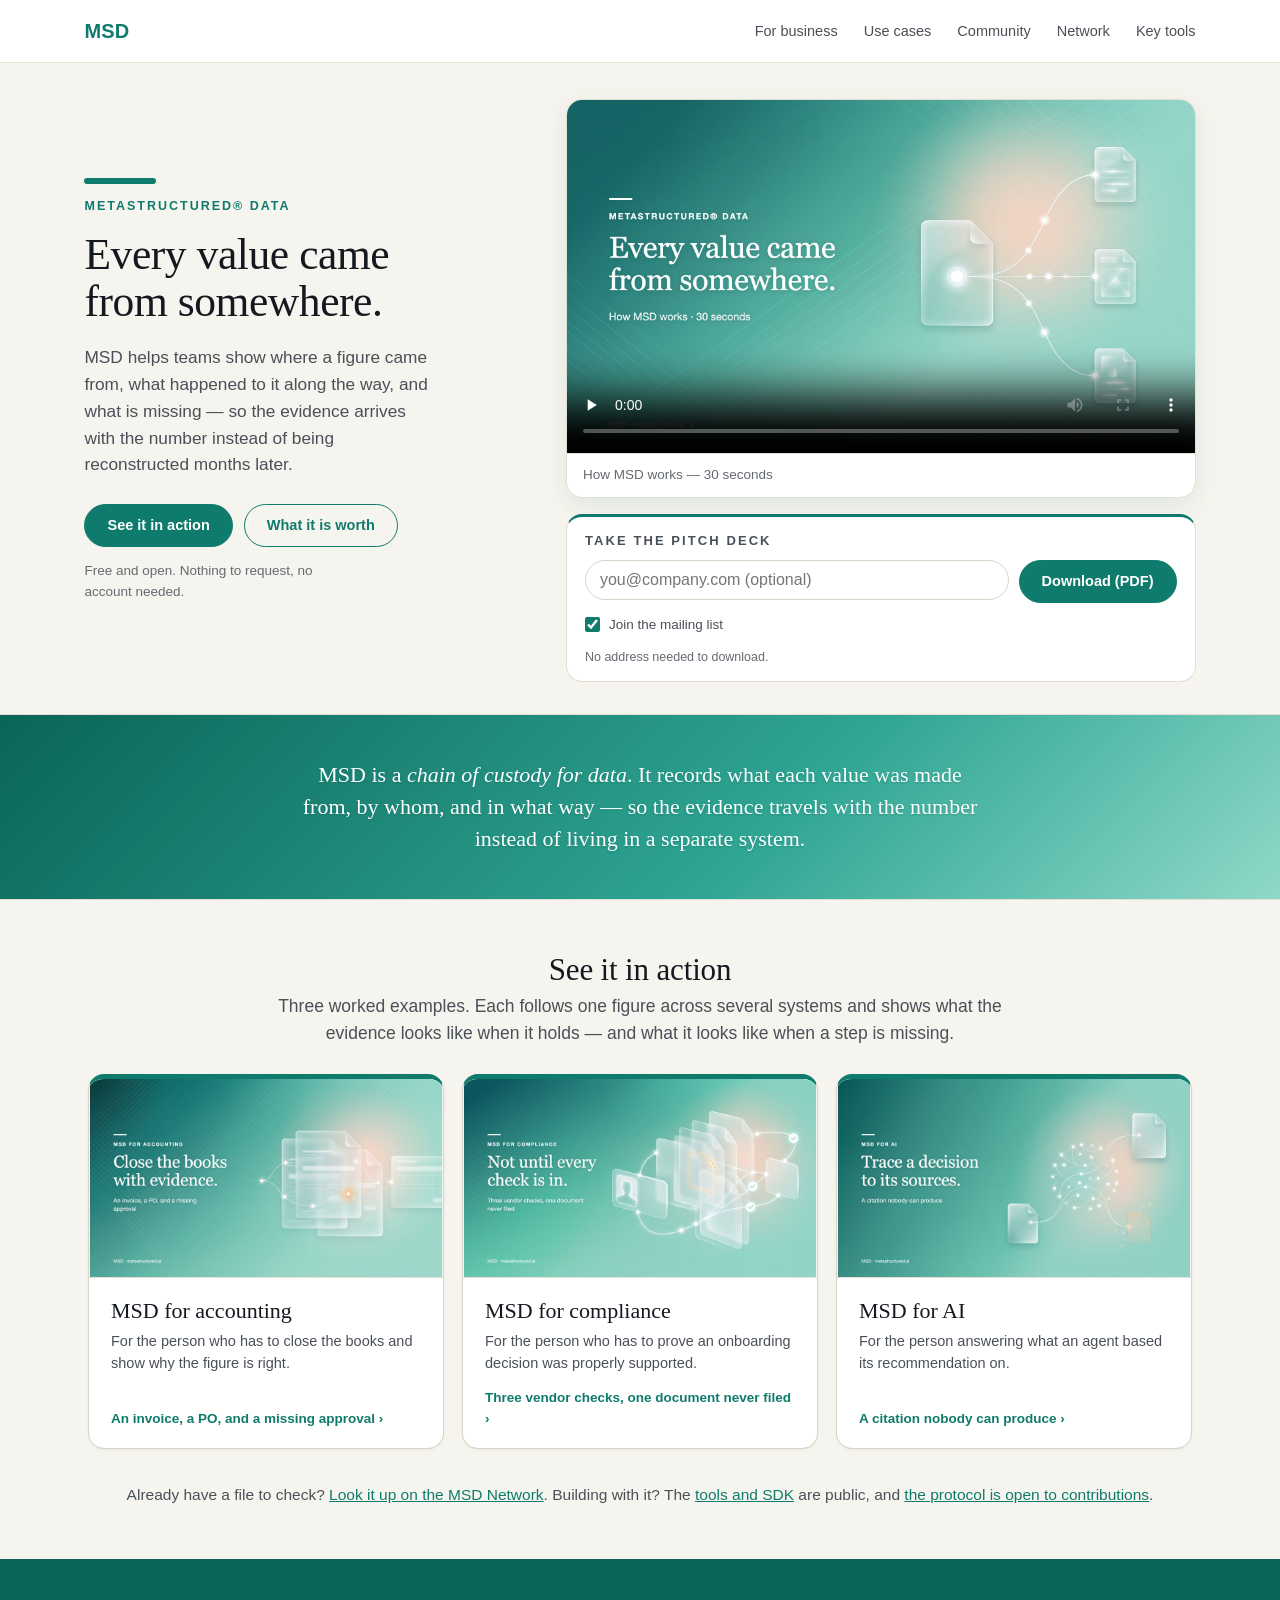
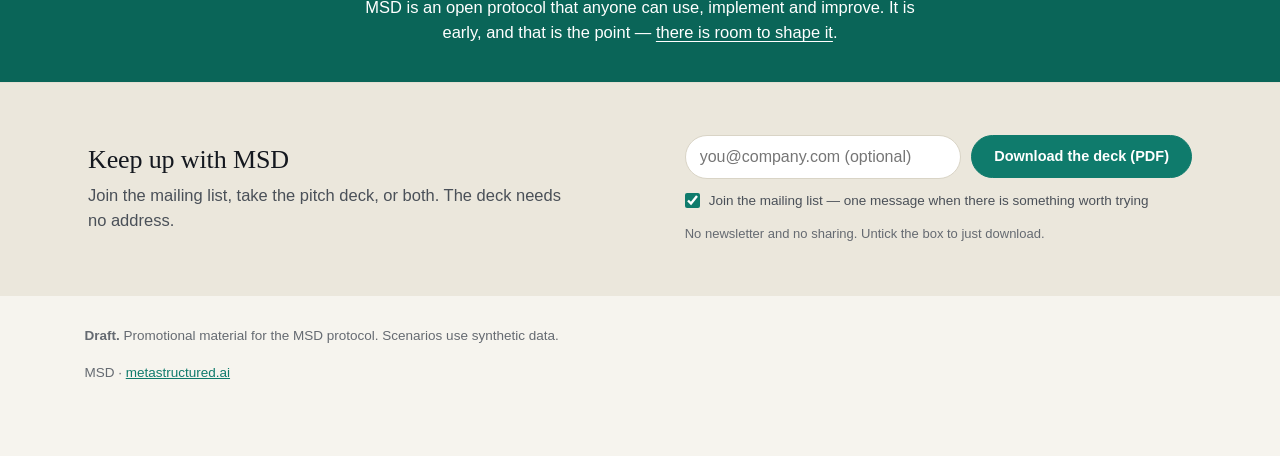
<file: docs/index.html>
<!doctype html>
<html lang="en">
<head>
<meta charset="utf-8">
<meta name="viewport" content="width=device-width,initial-scale=1">
<title>MSD — see how your data connects</title>
<meta name="description" content="MSD records how data moves between systems, so any number can be traced back to what produced it — and gaps show up instead of staying hidden.">
<link rel="stylesheet" href="style.css">
</head>
<body>

<nav><div class="wrap">
  <a class="brand" href="./">MSD</a>
  <div class="nav-links">
    <a href="business.html">For business</a>
    <a href="#see-it">Use cases</a>
    <a href="community.html">Community</a>
    <a class="hide-sm" href="https://network.msd-protocol.org/">Network</a>
    <a class="hide-sm" href="https://key-tools.msd-protocol.org/">Key tools</a>
  </div>
</div></nav>

<header class="hero hero-split"><div class="wrap">
  <div class="hero-copy">
    <div class="eyebrow">Metastructured® Data</div>
    <h1>Every value came from somewhere.</h1>
    <p class="lede">MSD helps teams show where a figure came from, what happened to it along the way, and what is missing — so the evidence arrives with the number instead of being reconstructed months later.</p>

    <div class="cta-row">
      <a class="btn btn-primary" href="#see-it">See it in action</a>
      <a class="btn" href="business.html">What it is worth</a>
    </div>
    <p class="note">Free and open. Nothing to request, no account needed.</p>
  </div>

  <div class="hero-media">
    <div class="video-wrap">
      <video controls preload="none" poster="media/msd-general-cover.jpg" playsinline>
        <source src="media/msd-general.mp4" type="video/mp4">
        Your browser cannot play this video.
      </video>
      <div class="video-cap">How MSD works — 30 seconds</div>
    </div>
    <div class="signup-hero" id="keep-me-posted">
      <h2>Take the pitch deck</h2>
      <form class="signup-form" data-placement="top" novalidate>
        <label class="sr-only" for="signupEmail-top">Email address (optional)</label>
        <input id="signupEmail-top" name="email" type="email" placeholder="you@company.com (optional)" autocomplete="email">
        <button class="btn btn-primary" type="submit">Download (PDF)</button>
        <label class="signup-opt" for="signupKeep-top">
          <input type="checkbox" id="signupKeep-top" checked>
          <span>Join the mailing list</span>
        </label>
        <p class="signup-note">No address needed to download.</p>
      </form>
    </div>
  </div>
</div></header>

<section class="band-accent"><div class="wrap">
  <p>MSD is a <strong>chain of custody for data</strong>. It records what each value was made from, by whom, and in what way — so the evidence travels with the number instead of living in a separate system.</p>
</div></section>

<section class="band plain" id="see-it"><div class="wrap">
  <h2 class="routes-h">See it in action</h2>
  <p class="section-lede">Three worked examples. Each follows one figure across several systems and shows what the evidence looks like when it holds — and what it looks like when a step is missing.</p>
  <div class="routes">
    <a class="route" href="cases/accounting.html">
      <img src="media/msd-accounting-cover.jpg" alt="MSD for accounting: close the books with evidence. Glass invoice and purchase order joined by an evidence chain, one step marked missing." loading="lazy" width="1920" height="1080">
      <span class="route-body">
        <span class="route-k">MSD for accounting</span>
        <span class="route-w">For the person who has to close the books and show why the figure is right.</span>
        <span class="route-go">An invoice, a PO, and a missing approval &rsaquo;</span>
      </span>
    </a>
    <a class="route" href="cases/kyc.html">
      <img src="media/msd-kyc-cover.jpg" alt="MSD for compliance: not until every check is in. Three checks pass; one document slot is empty." loading="lazy" width="1920" height="1080">
      <span class="route-body">
        <span class="route-k">MSD for compliance</span>
        <span class="route-w">For the person who has to prove an onboarding decision was properly supported.</span>
        <span class="route-go">Three vendor checks, one document never filed &rsaquo;</span>
      </span>
    </a>
    <a class="route" href="cases/ai-agent.html">
      <img src="media/msd-ai_agent-cover.jpg" alt="MSD for AI: trace a decision to its sources. Two cited sources are found; the third is missing." loading="lazy" width="1920" height="1080">
      <span class="route-body">
        <span class="route-k">MSD for AI</span>
        <span class="route-w">For the person answering what an agent based its recommendation on.</span>
        <span class="route-go">A citation nobody can produce &rsaquo;</span>
      </span>
    </a>
  </div>
  <p class="features-more">Already have a file to check? <a href="https://network.msd-protocol.org/">Look it up on the MSD Network</a>. Building with it? The <a href="https://key-tools.msd-protocol.org/">tools and SDK</a> are public, and <a href="community.html">the protocol is open to contributions</a>.</p>
</div></section>

<section class="band-teal"><div class="wrap">
  <p>MSD is an open protocol that anyone can use, implement and improve. It is early, and that is the point — <a href="community.html">there is room to shape it</a>.</p>
</div></section>

<section class="band signup-band signup-foot"><div class="wrap">
  <div class="signup">
    <div class="signup-copy">
      <h2>Keep up with MSD</h2>
      <p>Join the mailing list, take the pitch deck, or both. The deck needs no address.</p>
    </div>
    <form class="signup-form" data-placement="foot" novalidate>
      <label class="sr-only" for="signupEmail-foot">Email address (optional)</label>
      <input id="signupEmail-foot" name="email" type="email" placeholder="you@company.com (optional)" autocomplete="email">
      <button class="btn btn-primary" type="submit">Download the deck (PDF)</button>
      <label class="signup-opt" for="signupKeep-foot">
        <input type="checkbox" id="signupKeep-foot" checked>
        <span>Join the mailing list — one message when there is something worth trying</span>
      </label>
      <p class="signup-note">No newsletter and no sharing. Untick the box to just download.</p>
    </form>
  </div>
</div></section>

<div class="wrap"><footer>
  <p><strong>Draft.</strong> Promotional material for the MSD protocol. Scenarios use synthetic data.</p>
  <p>MSD · <a href="https://metastructured.ai">metastructured.ai</a></p>
</footer></div>

<script src="msd-analytics.js" defer></script>

</body>
</html>
</file>
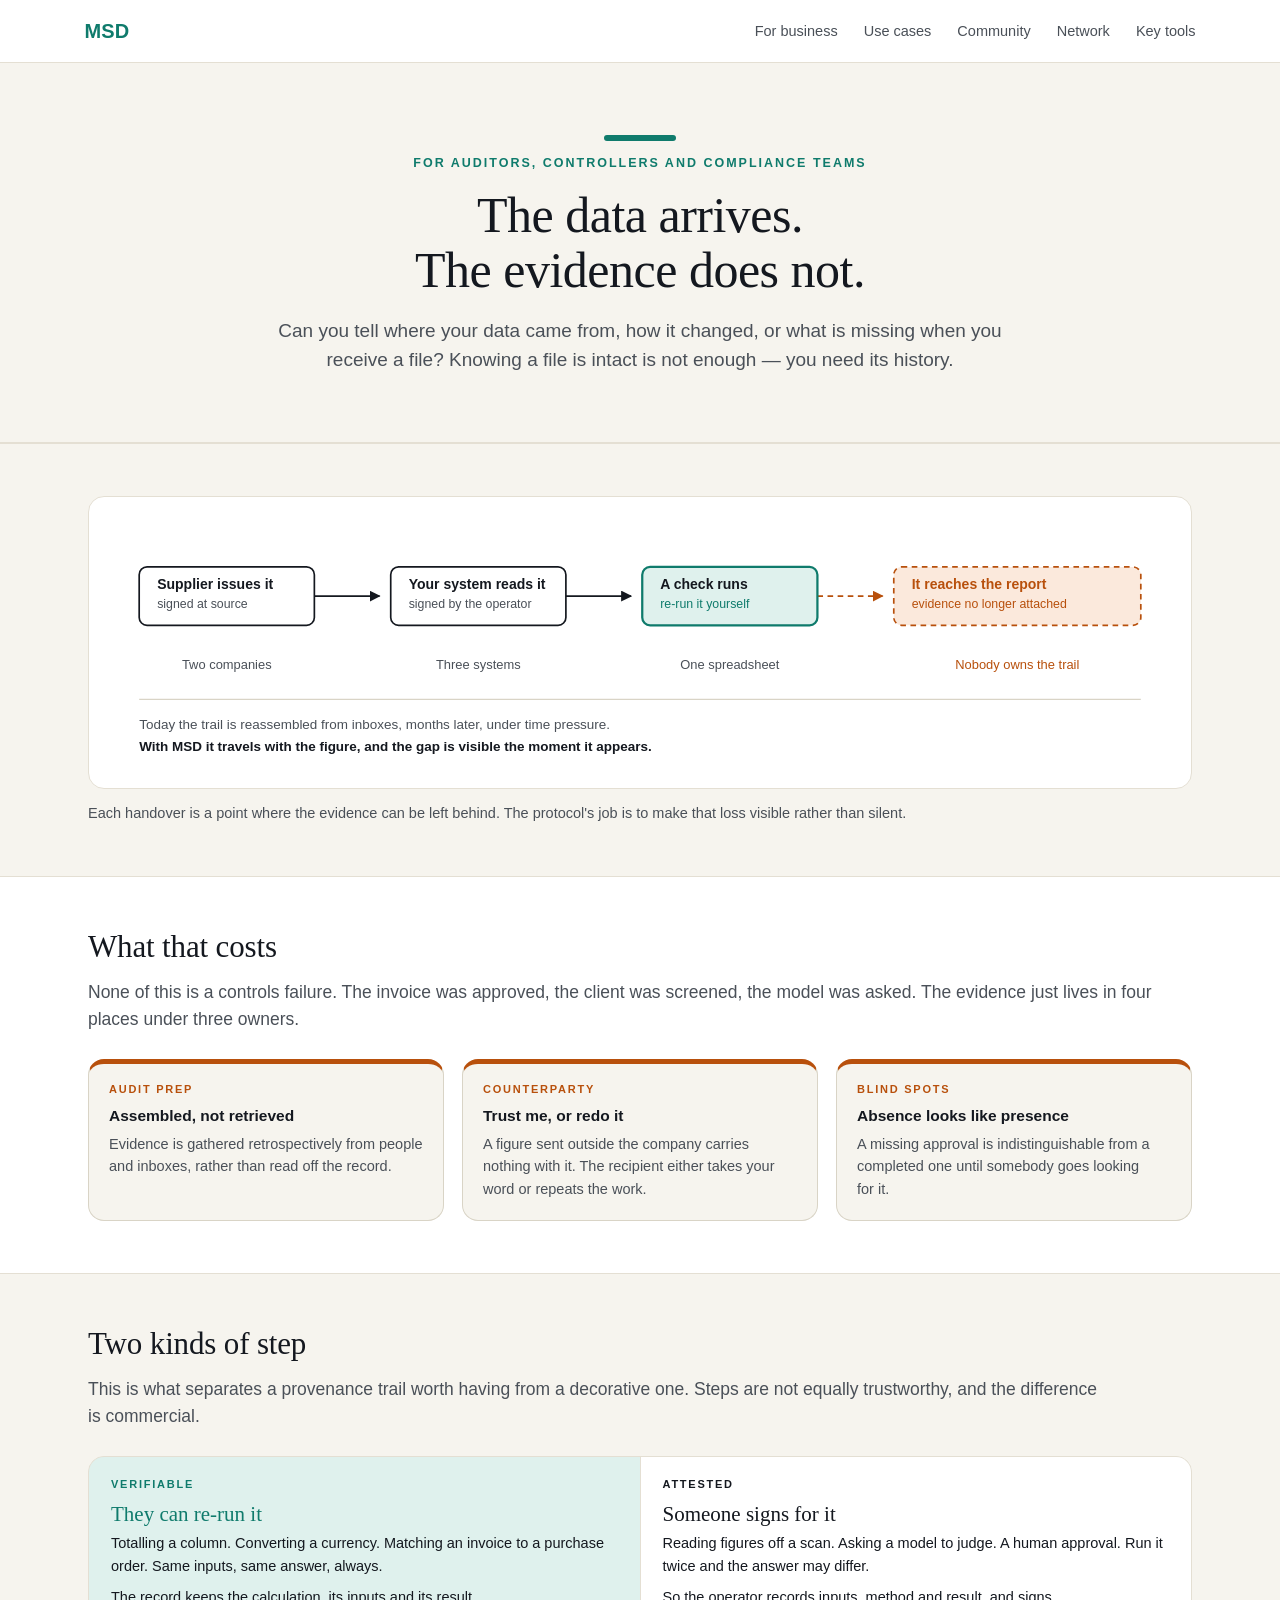
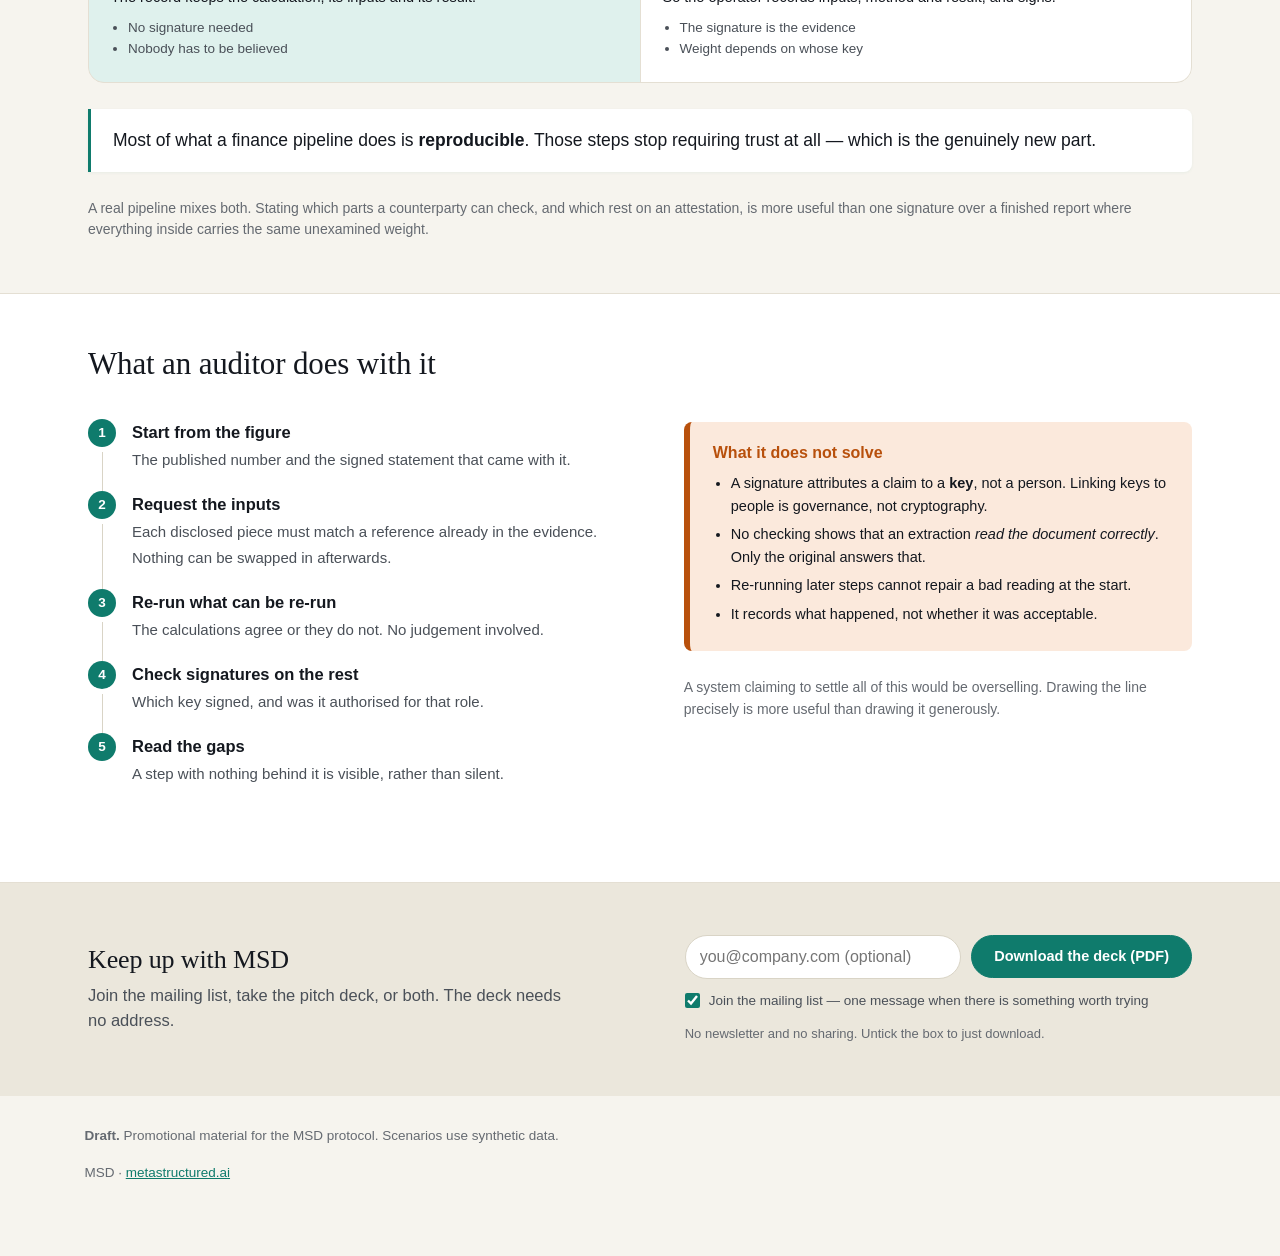
<file: docs/business.html>
<!doctype html>
<html lang="en">
<head>
<meta charset="utf-8">
<meta name="viewport" content="width=device-width,initial-scale=1">
<title>MSD for finance and audit</title>
<meta name="description" content="What a provenance trail is worth to a finance or audit team: what a counterparty can check themselves, what rests on a signature, and what neither can tell you.">
<link rel="stylesheet" href="style.css">
</head>
<body>

<nav><div class="wrap">
  <a class="brand" href="./">MSD</a>
  <div class="nav-links">
    <a href="business.html">For business</a>
    <a href="index.html#see-it">Use cases</a>
    <a href="community.html">Community</a>
    <a class="hide-sm" href="https://network.msd-protocol.org/">Network</a>
    <a class="hide-sm" href="https://key-tools.msd-protocol.org/">Key tools</a>
  </div>
</div></nav>

<header class="hero hero-center"><div class="wrap">
  <div class="eyebrow">For auditors, controllers and compliance teams</div>
  <h1>The data arrives.<br>The evidence does not.</h1>
  <p class="lede">Can you tell where your data came from, how it changed, or what is missing when you receive a file? Knowing a file is intact is not enough — you need its history.</p>
</div></header>

<section class="band plain"><div class="wrap">
  <figure class="journey">
    <svg viewBox="0 0 960 230" role="img"
         aria-label="One figure crossing four systems: it is signed when the supplier issues it, re-checkable after extraction, still sound after the match, and arrives in the report with its evidence no longer attached.">
      <defs>
        <marker id="bz-ar" viewBox="0 0 10 10" refX="9" refY="5" markerWidth="7" markerHeight="7" orient="auto-start-reverse">
          <path d="M0 0 L10 5 L0 10 z" fill="var(--text-1)"/>
        </marker>
        <marker id="bz-ar-a" viewBox="0 0 10 10" refX="9" refY="5" markerWidth="7" markerHeight="7" orient="auto-start-reverse">
          <path d="M0 0 L10 5 L0 10 z" fill="var(--amber)"/>
        </marker>
      </defs>

      <line x1="190" y1="74" x2="248" y2="74" stroke="var(--text-1)" stroke-width="1.4" marker-end="url(#bz-ar)"/>
      <line x1="414" y1="74" x2="472" y2="74" stroke="var(--text-1)" stroke-width="1.4" marker-end="url(#bz-ar)"/>
      <line x1="638" y1="74" x2="696" y2="74" stroke="var(--amber)" stroke-width="1.4" stroke-dasharray="5 4" marker-end="url(#bz-ar-a)"/>

      <g>
        <rect x="34" y="48" width="156" height="52" rx="7" fill="var(--bg-card)" stroke="var(--text-1)" stroke-width="1.5"/>
        <text x="50" y="68" font-family="var(--sans)" font-size="12.5" font-weight="600" fill="var(--text-1)">Supplier issues it</text>
        <text x="50" y="85" font-family="var(--sans)" font-size="11" fill="var(--text-2)">signed at source</text>

        <rect x="258" y="48" width="156" height="52" rx="7" fill="var(--bg-card)" stroke="var(--text-1)" stroke-width="1.5"/>
        <text x="274" y="68" font-family="var(--sans)" font-size="12.5" font-weight="600" fill="var(--text-1)">Your system reads it</text>
        <text x="274" y="85" font-family="var(--sans)" font-size="11" fill="var(--text-2)">signed by the operator</text>

        <rect x="482" y="48" width="156" height="52" rx="7" fill="var(--teal-bg)" stroke="var(--teal)" stroke-width="2"/>
        <text x="498" y="68" font-family="var(--sans)" font-size="12.5" font-weight="600" fill="var(--text-1)">A check runs</text>
        <text x="498" y="85" font-family="var(--sans)" font-size="11" fill="var(--teal)">re-run it yourself</text>

        <rect x="706" y="48" width="220" height="52" rx="7" fill="var(--amber-bg)" stroke="var(--amber)" stroke-width="1.5" stroke-dasharray="5 4"/>
        <text x="722" y="68" font-family="var(--sans)" font-size="12.5" font-weight="600" fill="var(--amber)">It reaches the report</text>
        <text x="722" y="85" font-family="var(--sans)" font-size="11" fill="var(--amber)">evidence no longer attached</text>
      </g>

      <text x="112" y="139" font-family="var(--sans)" font-size="11.5" fill="var(--text-2)" text-anchor="middle">Two companies</text>
      <text x="336" y="139" font-family="var(--sans)" font-size="11.5" fill="var(--text-2)" text-anchor="middle">Three systems</text>
      <text x="560" y="139" font-family="var(--sans)" font-size="11.5" fill="var(--text-2)" text-anchor="middle">One spreadsheet</text>
      <text x="816" y="139" font-family="var(--sans)" font-size="11.5" fill="var(--amber)" text-anchor="middle">Nobody owns the trail</text>

      <line x1="34" y1="166" x2="926" y2="166" stroke="var(--border-strong)" stroke-width="1"/>
      <text x="34" y="192" font-family="var(--sans)" font-size="12" fill="var(--text-2)">Today the trail is reassembled from inboxes, months later, under time pressure.</text>
      <text x="34" y="212" font-family="var(--sans)" font-size="12" font-weight="600" fill="var(--text-1)">With MSD it travels with the figure, and the gap is visible the moment it appears.</text>
    </svg>
    <figcaption>Each handover is a point where the evidence can be left behind. The protocol's job is to make that loss visible rather than silent.</figcaption>
  </figure>
</div></section>

<section class="band"><div class="wrap">
  <h2>What that costs</h2>
  <p class="section-lede">None of this is a controls failure. The invoice was approved, the client was screened, the model was asked. The evidence just lives in four places under three owners.</p>
  <div class="stats">
    <div class="stat">
      <span class="ico">Audit prep</span>
      <h4>Assembled, not retrieved</h4>
      <p>Evidence is gathered retrospectively from people and inboxes, rather than read off the record.</p>
    </div>
    <div class="stat">
      <span class="ico">Counterparty</span>
      <h4>Trust me, or redo it</h4>
      <p>A figure sent outside the company carries nothing with it. The recipient either takes your word or repeats the work.</p>
    </div>
    <div class="stat">
      <span class="ico">Blind spots</span>
      <h4>Absence looks like presence</h4>
      <p>A missing approval is indistinguishable from a completed one until somebody goes looking for it.</p>
    </div>
  </div>
</div></section>

<section class="band plain"><div class="wrap">
  <h2 id="two-kinds">Two kinds of step</h2>
  <p class="section-lede">This is what separates a provenance trail worth having from a decorative one. Steps are not equally trustworthy, and the difference is commercial.</p>

  <div class="compare">
    <div class="c-ver">
      <p class="sub">Verifiable</p>
      <p class="hd">They can re-run it</p>
      <p>Totalling a column. Converting a currency. Matching an invoice to a purchase order.
      Same inputs, same answer, always.</p>
      <p>The record keeps the calculation, its inputs and its result.</p>
      <ul><li>No signature needed</li><li>Nobody has to be believed</li></ul>
    </div>
    <div class="c-att">
      <p class="sub">Attested</p>
      <p class="hd">Someone signs for it</p>
      <p>Reading figures off a scan. Asking a model to judge. A human approval. Run it twice and the answer may differ.</p>
      <p>So the operator records inputs, method and result, and signs.</p>
      <ul><li>The signature is the evidence</li><li>Weight depends on whose key</li></ul>
    </div>
  </div>

  <div class="pull">Most of what a finance pipeline does is <strong>reproducible</strong>.
  Those steps stop requiring trust at all — which is the genuinely new part.</div>

  <p class="note">A real pipeline mixes both. Stating which parts a counterparty can check, and which rest on an attestation, is more useful than one signature over a finished report where everything inside carries the same unexamined weight.</p>
</div></section>

<section class="band"><div class="wrap">
  <h2>What an auditor does with it</h2>
  <div class="duo">
    <ol class="steps">
      <li><strong>Start from the figure</strong><span>The published number and the signed statement that came with it.</span></li>
      <li><strong>Request the inputs</strong><span>Each disclosed piece must match a reference already in the evidence. Nothing can be swapped in afterwards.</span></li>
      <li><strong>Re-run what can be re-run</strong><span>The calculations agree or they do not. No judgement involved.</span></li>
      <li><strong>Check signatures on the rest</strong><span>Which key signed, and was it authorised for that role.</span></li>
      <li><strong>Read the gaps</strong><span>A step with nothing behind it is visible, rather than silent.</span></li>
    </ol>
    <div>
      <div class="limits">
        <h3>What it does not solve</h3>
        <ul>
          <li>A signature attributes a claim to a <strong>key</strong>, not a person. Linking keys to people is governance, not cryptography.</li>
          <li>No checking shows that an extraction <em>read the document correctly</em>. Only the original answers that.</li>
          <li>Re-running later steps cannot repair a bad reading at the start.</li>
          <li>It records what happened, not whether it was acceptable.</li>
        </ul>
      </div>
      <p class="note">A system claiming to settle all of this would be overselling. Drawing the line precisely is more useful than drawing it generously.</p>
    </div>
  </div>
</div></section>

<section class="band signup-band signup-foot"><div class="wrap">
  <div class="signup">
    <div class="signup-copy">
      <h2>Keep up with MSD</h2>
      <p>Join the mailing list, take the pitch deck, or both. The deck needs no address.</p>
    </div>
    <form class="signup-form" data-placement="foot" novalidate>
      <label class="sr-only" for="signupEmail-foot">Email address (optional)</label>
      <input id="signupEmail-foot" name="email" type="email" placeholder="you@company.com (optional)" autocomplete="email">
      <button class="btn btn-primary" type="submit">Download the deck (PDF)</button>
      <label class="signup-opt" for="signupKeep-foot">
        <input type="checkbox" id="signupKeep-foot" checked>
        <span>Join the mailing list — one message when there is something worth trying</span>
      </label>
      <p class="signup-note">No newsletter and no sharing. Untick the box to just download.</p>
    </form>
  </div>
</div></section>

<div class="wrap"><footer>
  <p><strong>Draft.</strong> Promotional material for the MSD protocol. Scenarios use synthetic data.</p>
  <p>MSD · <a href="https://metastructured.ai">metastructured.ai</a></p>
</footer></div>

<script src="msd-analytics.js" defer></script>

</body>
</html>
</file>
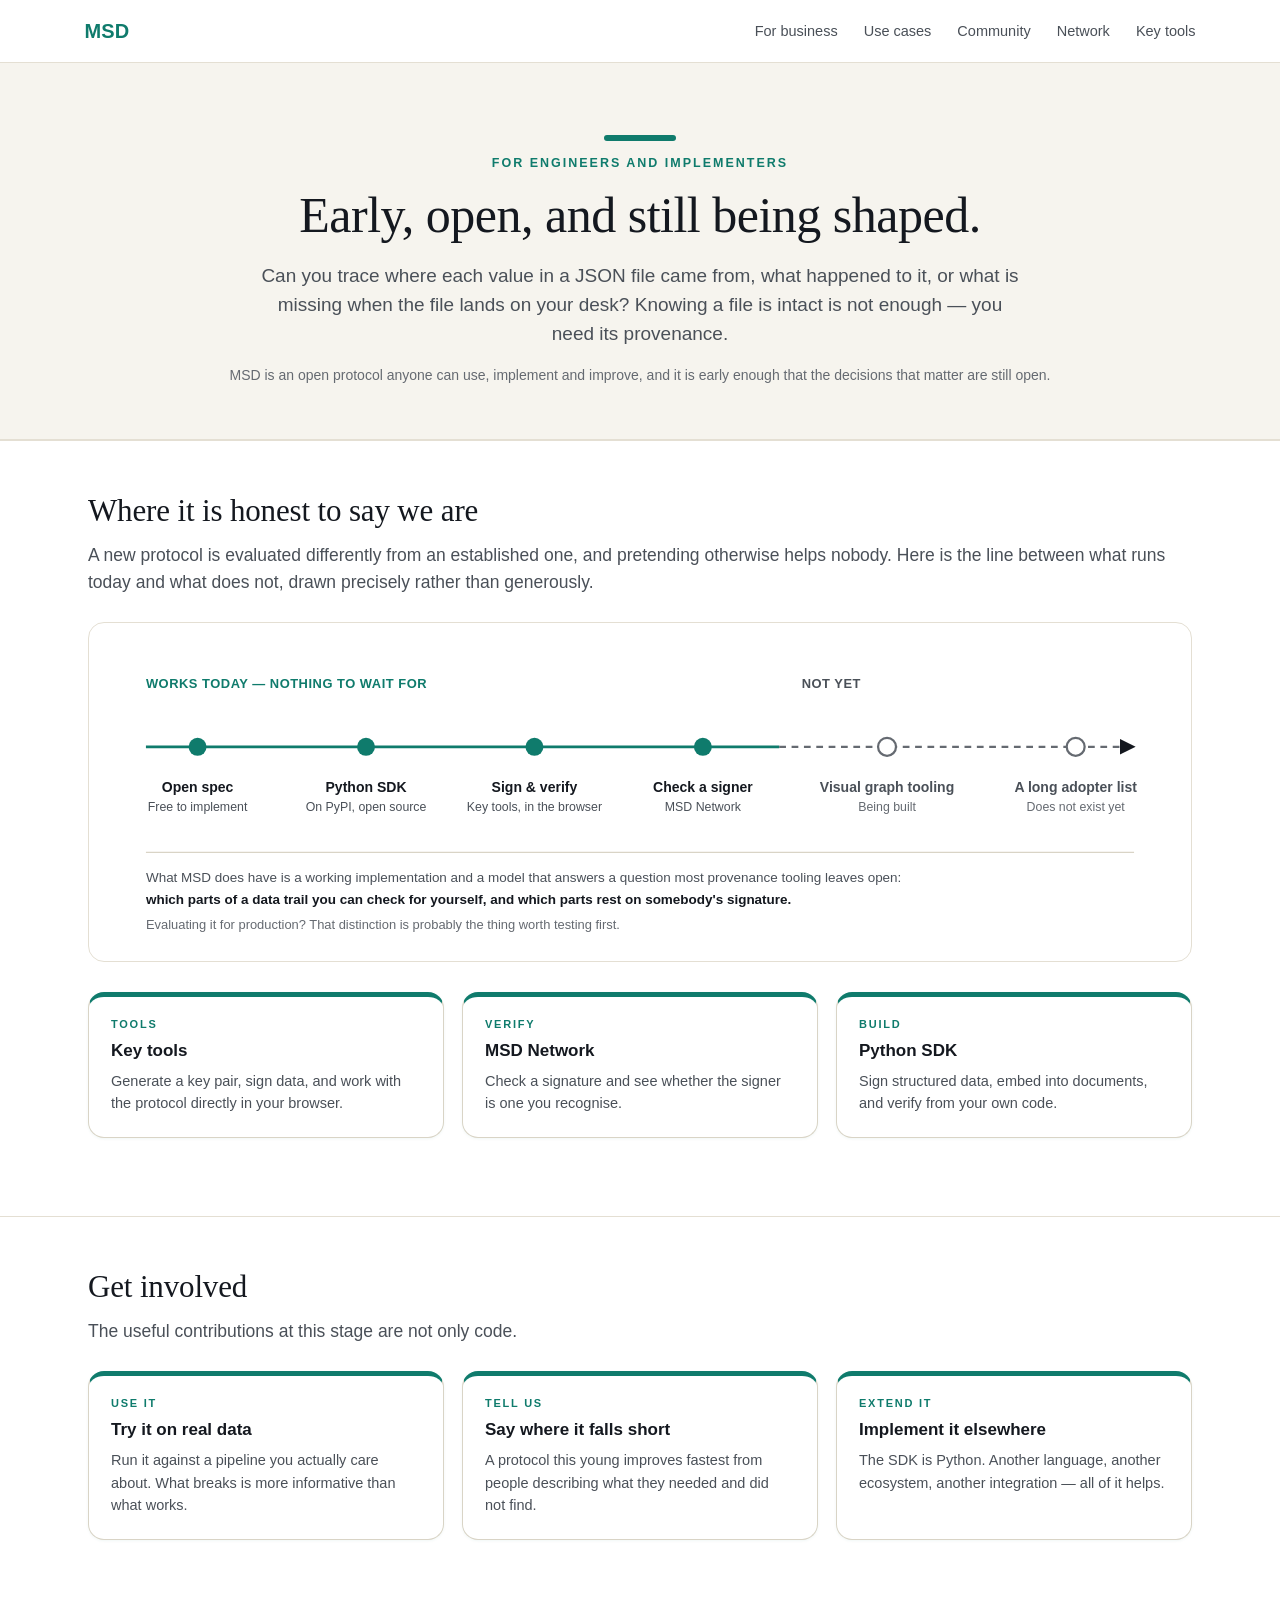
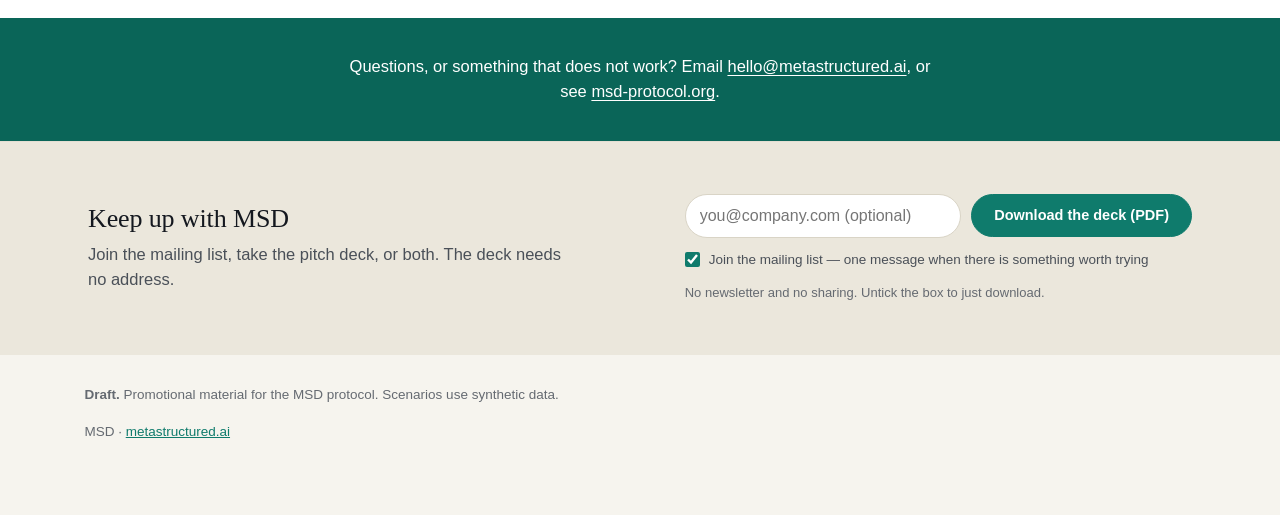
<file: docs/community.html>
<!doctype html>
<html lang="en">
<head>
<meta charset="utf-8">
<meta name="viewport" content="width=device-width,initial-scale=1">
<title>Community — MSD</title>
<meta name="description" content="MSD is an open protocol anyone can use, implement and improve. Here is how to try it, where the code lives, and how to get involved.">
<link rel="stylesheet" href="style.css">
</head>
<body>

<nav><div class="wrap">
  <a class="brand" href="./">MSD</a>
  <div class="nav-links">
    <a href="business.html">For business</a>
    <a href="index.html#see-it">Use cases</a>
    <a href="community.html">Community</a>
    <a class="hide-sm" href="https://network.msd-protocol.org/">Network</a>
    <a class="hide-sm" href="https://key-tools.msd-protocol.org/">Key tools</a>
  </div>
</div></nav>

<header class="hero hero-center"><div class="wrap">
  <div class="eyebrow">For engineers and implementers</div>
  <h1 class="wide">Early, open, and still being shaped.</h1>
  <p class="lede">Can you trace where each value in a JSON file came from, what happened to it, or what is missing when the file lands on your desk? Knowing a file is intact is not enough — you need its provenance.</p>
  <p class="note">MSD is an open protocol anyone can use, implement and improve, and it is early enough that the decisions that matter are still open.</p>
</div></header>

<section class="band"><div class="wrap">
  <h2>Where it is honest to say we are</h2>
  <p class="section-lede">A new protocol is evaluated differently from an established one, and pretending otherwise helps nobody. Here is the line between what runs today and what does not, drawn precisely rather than generously.</p>

  <figure class="stage">
    <svg viewBox="0 0 960 272" role="img"
         aria-label="Timeline of the protocol's maturity: the specification, SDK, signing and verifying, and embedding into documents all work today and are linked; visual graph tooling is being built; a broad adopter list does not exist yet.">
      <defs>
        <marker id="st-ar" viewBox="0 0 10 10" refX="9" refY="5" markerWidth="7" markerHeight="7" orient="auto-start-reverse">
          <path d="M0 0 L10 5 L0 10 z" fill="var(--text-1)"/>
        </marker>
      </defs>

      <line x1="40" y1="96" x2="604" y2="96" stroke="var(--teal)" stroke-width="2.5"/>
      <line x1="604" y1="96" x2="920" y2="96" stroke="var(--text-3)" stroke-width="2" stroke-dasharray="6 5" marker-end="url(#st-ar)"/>

      <g font-family="var(--sans)">
        <text x="40" y="44" font-size="11.5" font-weight="600" fill="var(--teal)" letter-spacing=".04em">WORKS TODAY — NOTHING TO WAIT FOR</text>
        <text x="624" y="44" font-size="11.5" font-weight="600" fill="var(--text-2)" letter-spacing=".04em">NOT YET</text>
      </g>

      <g>
        <circle cx="86" cy="96" r="8" fill="var(--teal)"/>
        <circle cx="236" cy="96" r="8" fill="var(--teal)"/>
        <circle cx="386" cy="96" r="8" fill="var(--teal)"/>
        <circle cx="536" cy="96" r="8" fill="var(--teal)"/>
        <circle cx="700" cy="96" r="8" fill="var(--bg-card)" stroke="var(--text-3)" stroke-width="2"/>
        <circle cx="868" cy="96" r="8" fill="var(--bg-card)" stroke="var(--text-3)" stroke-width="2"/>
      </g>

      <g font-family="var(--sans)" text-anchor="middle">
        <text x="86" y="136" font-size="12.5" font-weight="600" fill="var(--text-1)">Open spec</text>
        <text x="86" y="153" font-size="11" fill="var(--text-2)">Free to implement</text>

        <text x="236" y="136" font-size="12.5" font-weight="600" fill="var(--text-1)">Python SDK</text>
        <text x="236" y="153" font-size="11" fill="var(--text-2)">On PyPI, open source</text>

        <text x="386" y="136" font-size="12.5" font-weight="600" fill="var(--text-1)">Sign &amp; verify</text>
        <text x="386" y="153" font-size="11" fill="var(--text-2)">Key tools, in the browser</text>

        <text x="536" y="136" font-size="12.5" font-weight="600" fill="var(--text-1)">Check a signer</text>
        <text x="536" y="153" font-size="11" fill="var(--text-2)">MSD Network</text>

        <text x="700" y="136" font-size="12.5" font-weight="600" fill="var(--text-2)">Visual graph tooling</text>
        <text x="700" y="153" font-size="11" fill="var(--text-3)">Being built</text>

        <text x="868" y="136" font-size="12.5" font-weight="600" fill="var(--text-2)">A long adopter list</text>
        <text x="868" y="153" font-size="11" fill="var(--text-3)">Does not exist yet</text>
      </g>

      <line x1="40" y1="190" x2="920" y2="190" stroke="var(--border-strong)" stroke-width="1"/>
      <text x="40" y="216" font-family="var(--sans)" font-size="12" fill="var(--text-2)">What MSD does have is a working implementation and a model that answers a question most provenance tooling leaves open:</text>
      <text x="40" y="236" font-family="var(--sans)" font-size="12" font-weight="600" fill="var(--text-1)">which parts of a data trail you can check for yourself, and which parts rest on somebody's signature.</text>
      <text x="40" y="258" font-family="var(--sans)" font-size="11.5" fill="var(--text-3)">Evaluating it for production? That distinction is probably the thing worth testing first.</text>
    </svg>
  </figure>

  <div class="cards">
    <a class="card" href="https://key-tools.msd-protocol.org/">
      <span class="tag">Tools</span><h3>Key tools</h3>
      <p>Generate a key pair, sign data, and work with the protocol directly in your browser.</p></a>
    <a class="card" href="https://network.msd-protocol.org/">
      <span class="tag">Verify</span><h3>MSD Network</h3>
      <p>Check a signature and see whether the signer is one you recognise.</p></a>
    <a class="card" href="https://pypi.org/project/msd-sdk/">
      <span class="tag">Build</span><h3>Python SDK</h3>
      <p>Sign structured data, embed into documents, and verify from your own code.</p></a>
  </div>
</div></section>

<section class="band"><div class="wrap">
  <h2>Get involved</h2>
  <p class="section-lede">The useful contributions at this stage are not only code.</p>
  <div class="cards">
    <div class="card">
      <span class="tag">Use it</span><h3>Try it on real data</h3>
      <p>Run it against a pipeline you actually care about. What breaks is more informative than what works.</p>
    </div>
    <div class="card">
      <span class="tag">Tell us</span><h3>Say where it falls short</h3>
      <p>A protocol this young improves fastest from people describing what they needed and did not find.</p>
    </div>
    <div class="card">
      <span class="tag">Extend it</span><h3>Implement it elsewhere</h3>
      <p>The SDK is Python. Another language, another ecosystem, another integration — all of it helps.</p>
    </div>
  </div>
</div></section>

<section class="band-teal"><div class="wrap">
  <p>Questions, or something that does not work? Email <a href="mailto:hello@metastructured.ai">hello@metastructured.ai</a>, or see <a href="https://msd-protocol.org">msd-protocol.org</a>.</p>
</div></section>

<section class="band signup-band signup-foot"><div class="wrap">
  <div class="signup">
    <div class="signup-copy">
      <h2>Keep up with MSD</h2>
      <p>Join the mailing list, take the pitch deck, or both. The deck needs no address.</p>
    </div>
    <form class="signup-form" data-placement="foot" novalidate>
      <label class="sr-only" for="signupEmail-foot">Email address (optional)</label>
      <input id="signupEmail-foot" name="email" type="email" placeholder="you@company.com (optional)" autocomplete="email">
      <button class="btn btn-primary" type="submit">Download the deck (PDF)</button>
      <label class="signup-opt" for="signupKeep-foot">
        <input type="checkbox" id="signupKeep-foot" checked>
        <span>Join the mailing list — one message when there is something worth trying</span>
      </label>
      <p class="signup-note">No newsletter and no sharing. Untick the box to just download.</p>
    </form>
  </div>
</div></section>

<div class="wrap"><footer>
  <p><strong>Draft.</strong> Promotional material for the MSD protocol. Scenarios use synthetic data.</p>
  <p>MSD · <a href="https://metastructured.ai">metastructured.ai</a></p>
</footer></div>

<script src="msd-analytics.js" defer></script>

</body>
</html>
</file>
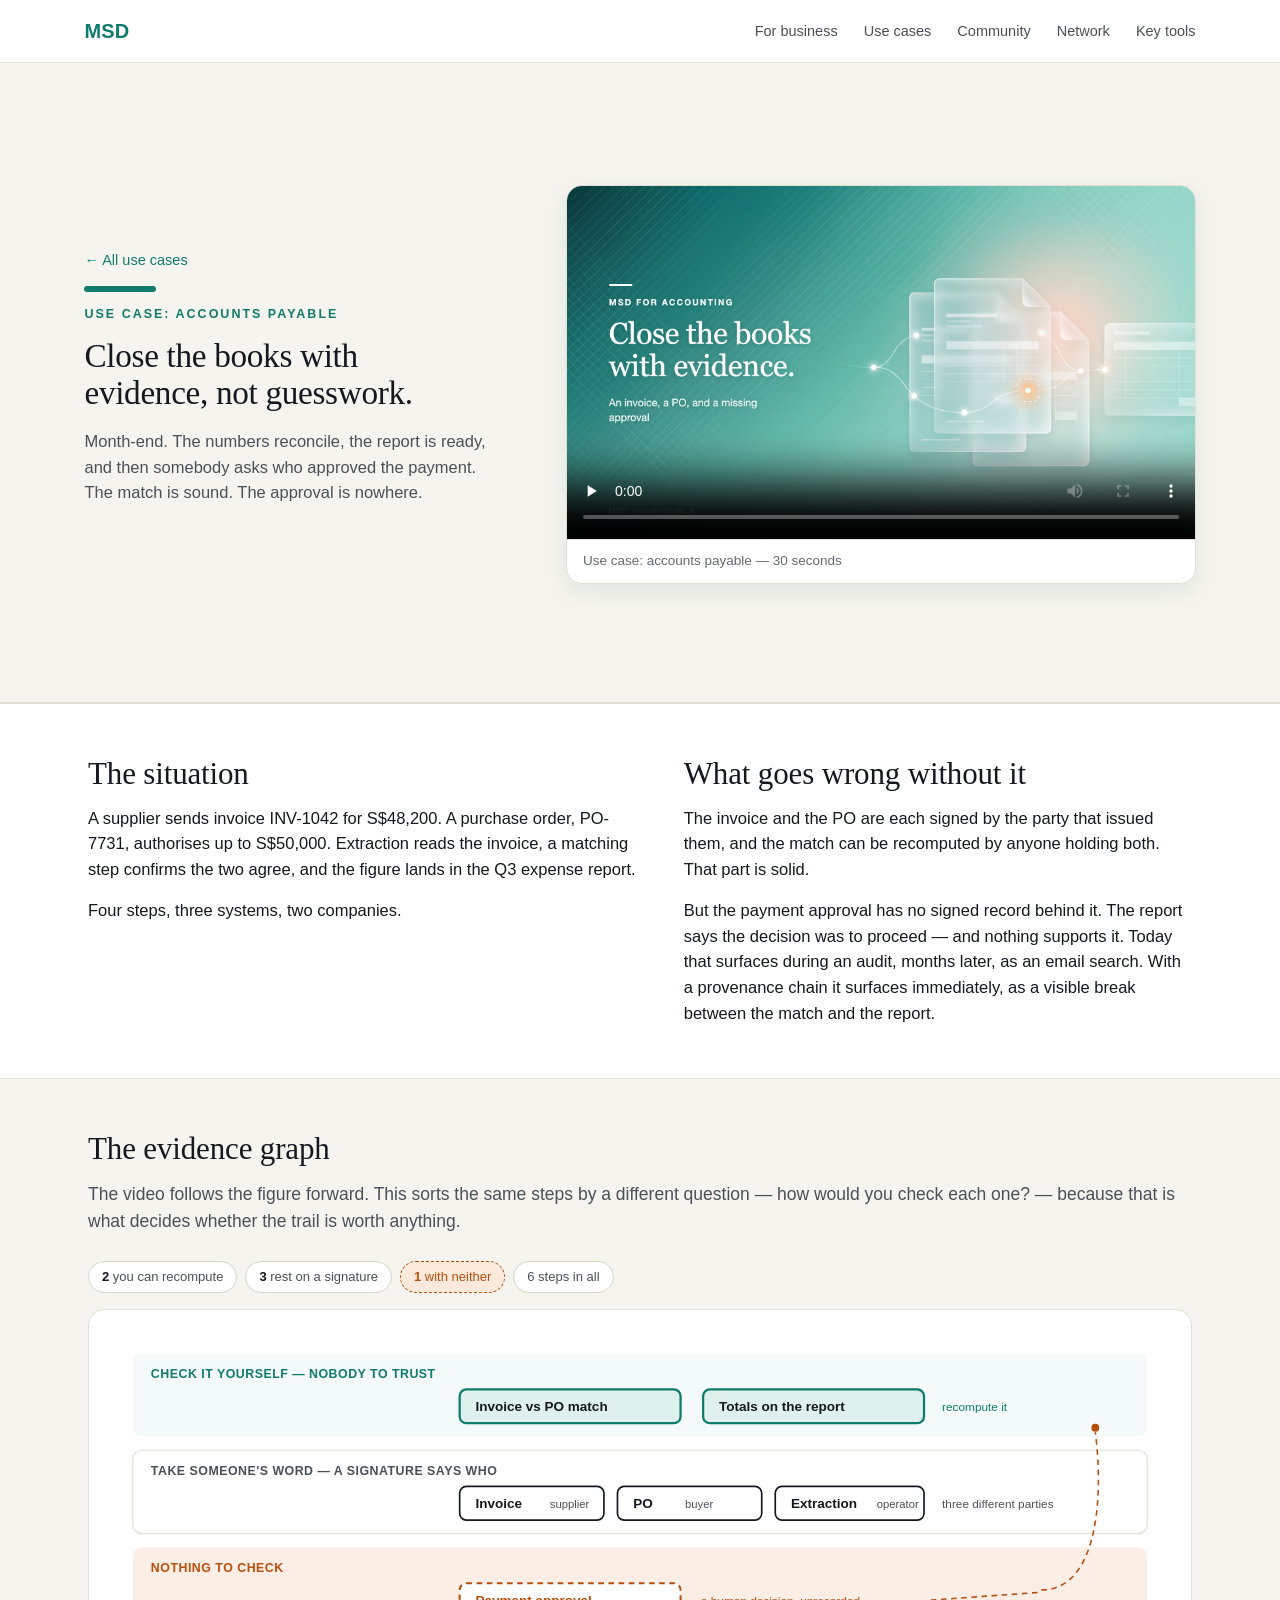
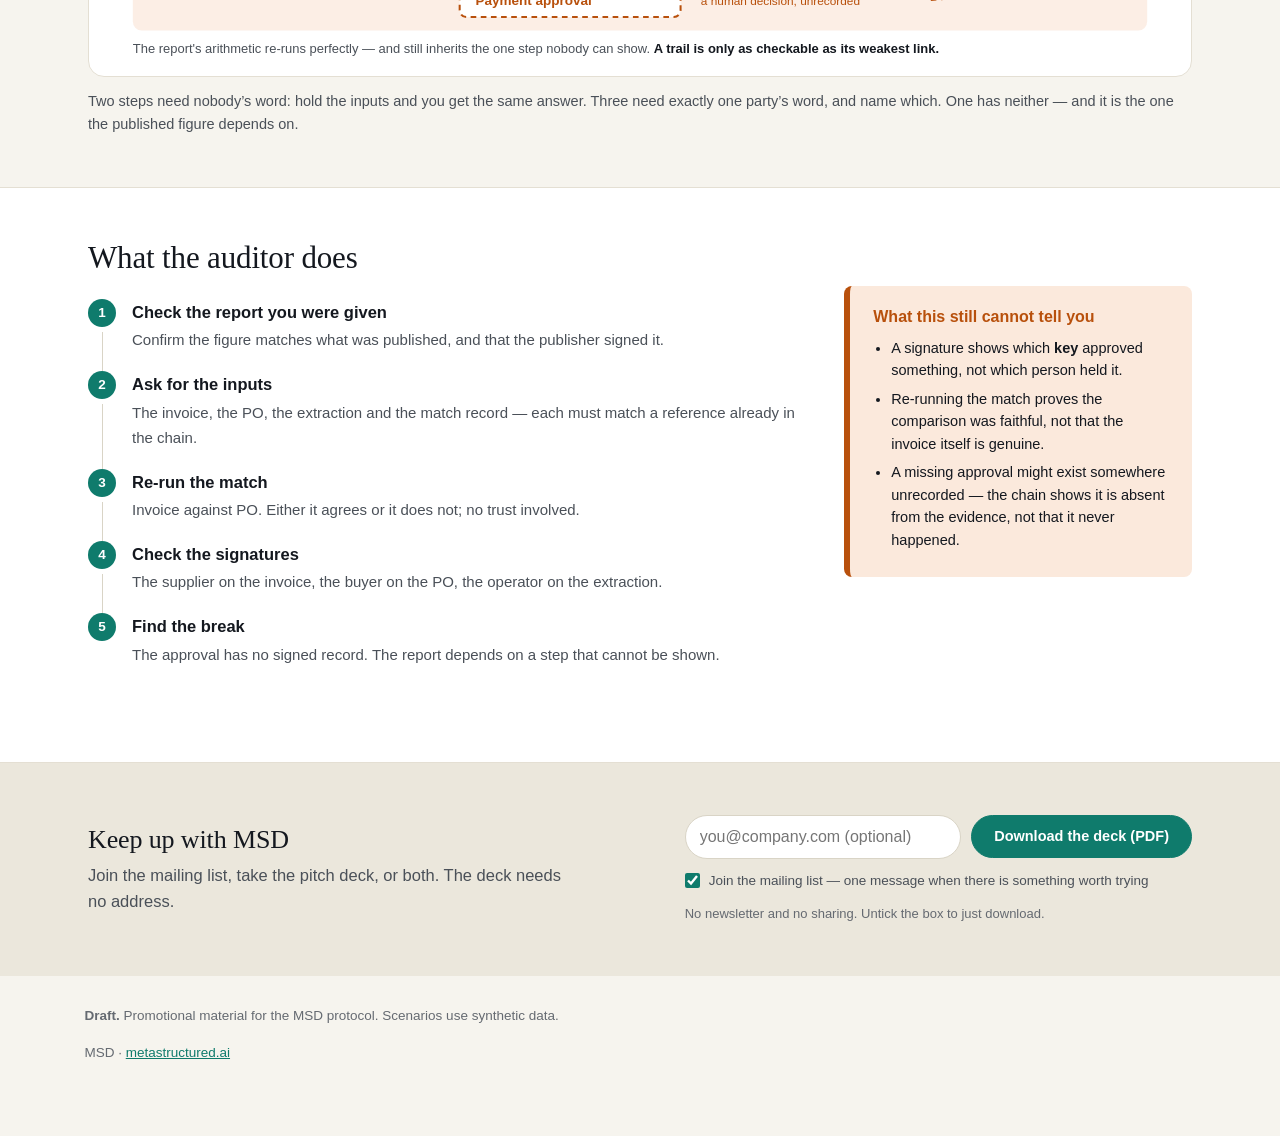
<file: docs/cases/accounting.html>
<!doctype html>
<html lang="en">
<head>
<meta charset="utf-8">
<meta name="viewport" content="width=device-width,initial-scale=1">
<title>Accounts payable — MSD</title>
<meta name="description" content="An invoice, a purchase order and a match that checks out — until someone asks who approved the payment.">
<link rel="stylesheet" href="../style.css">
</head>
<body>

<nav><div class="wrap">
  <a class="brand" href="../">MSD</a>
  <div class="nav-links">
    <a href="../business.html">For business</a>
    <a href="../index.html#see-it">Use cases</a>
    <a href="../community.html">Community</a>
    <a class="hide-sm" href="https://network.msd-protocol.org/">Network</a>
    <a class="hide-sm" href="https://key-tools.msd-protocol.org/">Key tools</a>
  </div>
</div></nav>

<header class="hero hero-split hero-case"><div class="wrap">
  <div class="hero-copy">
    <a class="backlink" href="../index.html#see-it">&#8592; All use cases</a>
    <div class="eyebrow">Use case: accounts payable</div>
    <h1>Close the books with evidence, not guesswork.</h1>
    <p class="lede">Month-end. The numbers reconcile, the report is ready, and then somebody asks who approved the payment. The match is sound. The approval is nowhere.</p>
  </div>

  <div class="hero-media">
    <div class="video-wrap">
    <video controls preload="none" poster="../media/msd-accounting-cover.jpg" playsinline>
      <source src="../media/msd-accounting.mp4" type="video/mp4">
      Your browser cannot play this video.
    </video>
    <div class="video-cap">Use case: accounts payable — 30 seconds</div>
  </div>
  </div>
</div></header>

<section class="band"><div class="wrap">
  <div class="duo">
    <div>
      <h2>The situation</h2>
      <p>A supplier sends invoice INV-1042 for S$48,200. A purchase order, PO-7731, authorises up to S$50,000. Extraction reads the invoice, a matching step confirms the two agree, and the figure lands in the Q3 expense report.</p><p>Four steps, three systems, two companies.</p>
    </div>
    <div>
      <h2>What goes wrong without it</h2>
      <p>The invoice and the PO are each signed by the party that issued them, and the match can be recomputed by anyone holding both. That part is solid.</p><p>But the payment approval has no signed record behind it. The report says the decision was to proceed — and nothing supports it. Today that surfaces during an audit, months later, as an email search. With a provenance chain it surfaces immediately, as a visible break between the match and the report.</p>
    </div>
  </div>
</div></section>

<section class="band plain"><div class="wrap">
<h2>The evidence graph</h2>
<p class="section-lede">The video follows the figure forward. This sorts the same steps by a different question — how would you check each one? — because that is what decides whether the trail is worth anything.</p>

<figure class="evidence">
  <div class="ev-stats">
    <span class="ev-stat"><b>2</b> you can recompute</span>
    <span class="ev-stat"><b>3</b> rest on a signature</span>
    <span class="ev-stat warn"><b>1</b> with neither</span>
    <span class="ev-stat">6 steps in all</span>
  </div>

  <div class="ev-scroll">
  <svg viewBox="0 0 960 300" role="img"
       aria-label="The same five steps sorted by how each one is checked: two can be recomputed by anyone holding the inputs, three rest on a signature from the party that issued them, and the payment approval has neither, so the published figure inherits that gap.">
    <defs>
      <marker id="acc-ar" viewBox="0 0 10 10" refX="9" refY="5" markerWidth="7" markerHeight="7" orient="auto-start-reverse">
        <path d="M0 0 L10 5 L0 10 z" fill="var(--text-1)"/>
      </marker>
    </defs>

    <!-- three bands: strongest evidence at the top, none at the bottom -->
    <rect x="30" y="26" width="900" height="74" rx="8" fill="var(--teal-bg)" opacity=".35"/>
    <rect x="30" y="112" width="900" height="74" rx="8" fill="var(--bg-card)" stroke="var(--border)"/>
    <rect x="30" y="198" width="900" height="74" rx="8" fill="var(--amber-bg)" opacity=".75"/>

    <g font-family="var(--sans)" text-anchor="start">
      <text x="46" y="48" font-size="11" font-weight="600" fill="var(--teal)" letter-spacing=".04em">CHECK IT YOURSELF — NOBODY TO TRUST</text>
      <text x="46" y="134" font-size="11" font-weight="600" fill="var(--text-2)" letter-spacing=".04em">TAKE SOMEONE'S WORD — A SIGNATURE SAYS WHO</text>
      <text x="46" y="220" font-size="11" font-weight="600" fill="var(--amber)" letter-spacing=".04em">NOTHING TO CHECK</text>
    </g>

    <!-- re-runnable band -->
    <g>
      <rect x="320" y="58" width="196" height="30" rx="6" fill="var(--teal-bg)" stroke="var(--teal)" stroke-width="2"/>
      <text x="334" y="77" font-family="var(--sans)" font-size="12" font-weight="600" fill="var(--text-1)">Invoice vs PO match</text>

      <rect x="536" y="58" width="196" height="30" rx="6" fill="var(--teal-bg)" stroke="var(--teal)" stroke-width="2"/>
      <text x="550" y="77" font-family="var(--sans)" font-size="12" font-weight="600" fill="var(--text-1)">Totals on the report</text>
    </g>
    <text x="748" y="77" font-family="var(--sans)" font-size="10.5" fill="var(--teal)">recompute it</text>

    <!-- attested band -->
    <g>
      <rect x="320" y="144" width="128" height="30" rx="6" fill="var(--bg-card)" stroke="var(--text-1)" stroke-width="1.5"/>
      <text x="334" y="163" font-family="var(--sans)" font-size="12" font-weight="600" fill="var(--text-1)">Invoice</text>
      <text x="400" y="163" font-family="var(--sans)" font-size="10" fill="var(--text-2)">supplier</text>

      <rect x="460" y="144" width="128" height="30" rx="6" fill="var(--bg-card)" stroke="var(--text-1)" stroke-width="1.5"/>
      <text x="474" y="163" font-family="var(--sans)" font-size="12" font-weight="600" fill="var(--text-1)">PO</text>
      <text x="520" y="163" font-family="var(--sans)" font-size="10" fill="var(--text-2)">buyer</text>

      <rect x="600" y="144" width="132" height="30" rx="6" fill="var(--bg-card)" stroke="var(--text-1)" stroke-width="1.5"/>
      <text x="614" y="163" font-family="var(--sans)" font-size="12" font-weight="600" fill="var(--text-1)">Extraction</text>
      <text x="690" y="163" font-family="var(--sans)" font-size="10" fill="var(--text-2)">operator</text>
    </g>
    <text x="748" y="163" font-family="var(--sans)" font-size="10.5" fill="var(--text-2)">three different parties</text>

    <!-- the gap -->
    <rect x="320" y="230" width="196" height="30" rx="6" fill="var(--bg-card)" stroke="var(--amber)"
          stroke-width="1.8" stroke-dasharray="5 4"/>
    <line x1="738" y1="245" x2="836" y2="238" stroke="var(--amber)" stroke-width="1.4" stroke-dasharray="5 4"/>
    <text x="334" y="249" font-family="var(--sans)" font-size="12" font-weight="600" fill="var(--amber)">Payment approval</text>
    <text x="534" y="249" font-family="var(--sans)" font-size="10.5" fill="var(--amber)">a human decision, unrecorded</text>

    <!-- what the gap reaches -->
    <line x1="516" y1="245" x2="700" y2="245" fill="none" stroke="var(--amber)" stroke-width="1.4"
          stroke-dasharray="5 4" marker-end="url(#acc-ar)" opacity="0"/>
    <path d="M836 236 C 884 236, 892 160, 884 96" fill="none" stroke="var(--amber)" stroke-width="1.4"
          stroke-dasharray="5 4"/>
    <circle cx="884" cy="92" r="3.5" fill="var(--amber)"/>

    <text x="30" y="292" font-family="var(--sans)" font-size="11.5" fill="var(--text-2)">The report's arithmetic re-runs perfectly — and still inherits the one step nobody can show. <tspan font-weight="600" fill="var(--text-1)">A trail is only as checkable as its weakest link.</tspan></text>
  </svg>
  </div>
  <p class="ev-hint">Scroll the diagram sideways to see the whole chain.</p>

  <figcaption>Two steps need nobody’s word: hold the inputs and you get the same answer. Three need exactly one party’s word, and name which. One has neither — and it is the one the published figure depends on.</figcaption>
</figure>
</div></section>

<section class="band"><div class="wrap">
  <div class="duo">
    <div>
      <h2>What the auditor does</h2>
      <ol class="steps">
  <li><strong>Check the report you were given</strong><span>Confirm the figure matches what was published, and that the publisher signed it.</span></li>
  <li><strong>Ask for the inputs</strong><span>The invoice, the PO, the extraction and the match record — each must match a reference already in the chain.</span></li>
  <li><strong>Re-run the match</strong><span>Invoice against PO. Either it agrees or it does not; no trust involved.</span></li>
  <li><strong>Check the signatures</strong><span>The supplier on the invoice, the buyer on the PO, the operator on the extraction.</span></li>
  <li><strong>Find the break</strong><span>The approval has no signed record. The report depends on a step that cannot be shown.</span></li>
      </ol>
    </div>
    <div class="limits">
        <h3>What this still cannot tell you</h3>
        <ul>
    <li>A signature shows which <strong>key</strong> approved something, not which person held it.</li>
    <li>Re-running the match proves the comparison was faithful, not that the invoice itself is genuine.</li>
    <li>A missing approval might exist somewhere unrecorded — the chain shows it is absent from the evidence, not that it never happened.</li>
        </ul>
    </div>
  </div>
</div></section>

<section class="band signup-band signup-foot"><div class="wrap">
  <div class="signup">
    <div class="signup-copy">
      <h2>Keep up with MSD</h2>
      <p>Join the mailing list, take the pitch deck, or both. The deck needs no address.</p>
    </div>
    <form class="signup-form" data-placement="foot" novalidate>
      <label class="sr-only" for="signupEmail-foot">Email address (optional)</label>
      <input id="signupEmail-foot" name="email" type="email" placeholder="you@company.com (optional)" autocomplete="email">
      <button class="btn btn-primary" type="submit">Download the deck (PDF)</button>
      <label class="signup-opt" for="signupKeep-foot">
        <input type="checkbox" id="signupKeep-foot" checked>
        <span>Join the mailing list — one message when there is something worth trying</span>
      </label>
      <p class="signup-note">No newsletter and no sharing. Untick the box to just download.</p>
    </form>
  </div>
</div></section>

<div class="wrap"><footer>
  <p><strong>Draft.</strong> Promotional material for the MSD protocol. Scenarios use synthetic data.</p>
  <p>MSD · <a href="https://metastructured.ai">metastructured.ai</a></p>
</footer></div>

<script src="../msd-analytics.js" defer></script>

</body>
</html>
</file>
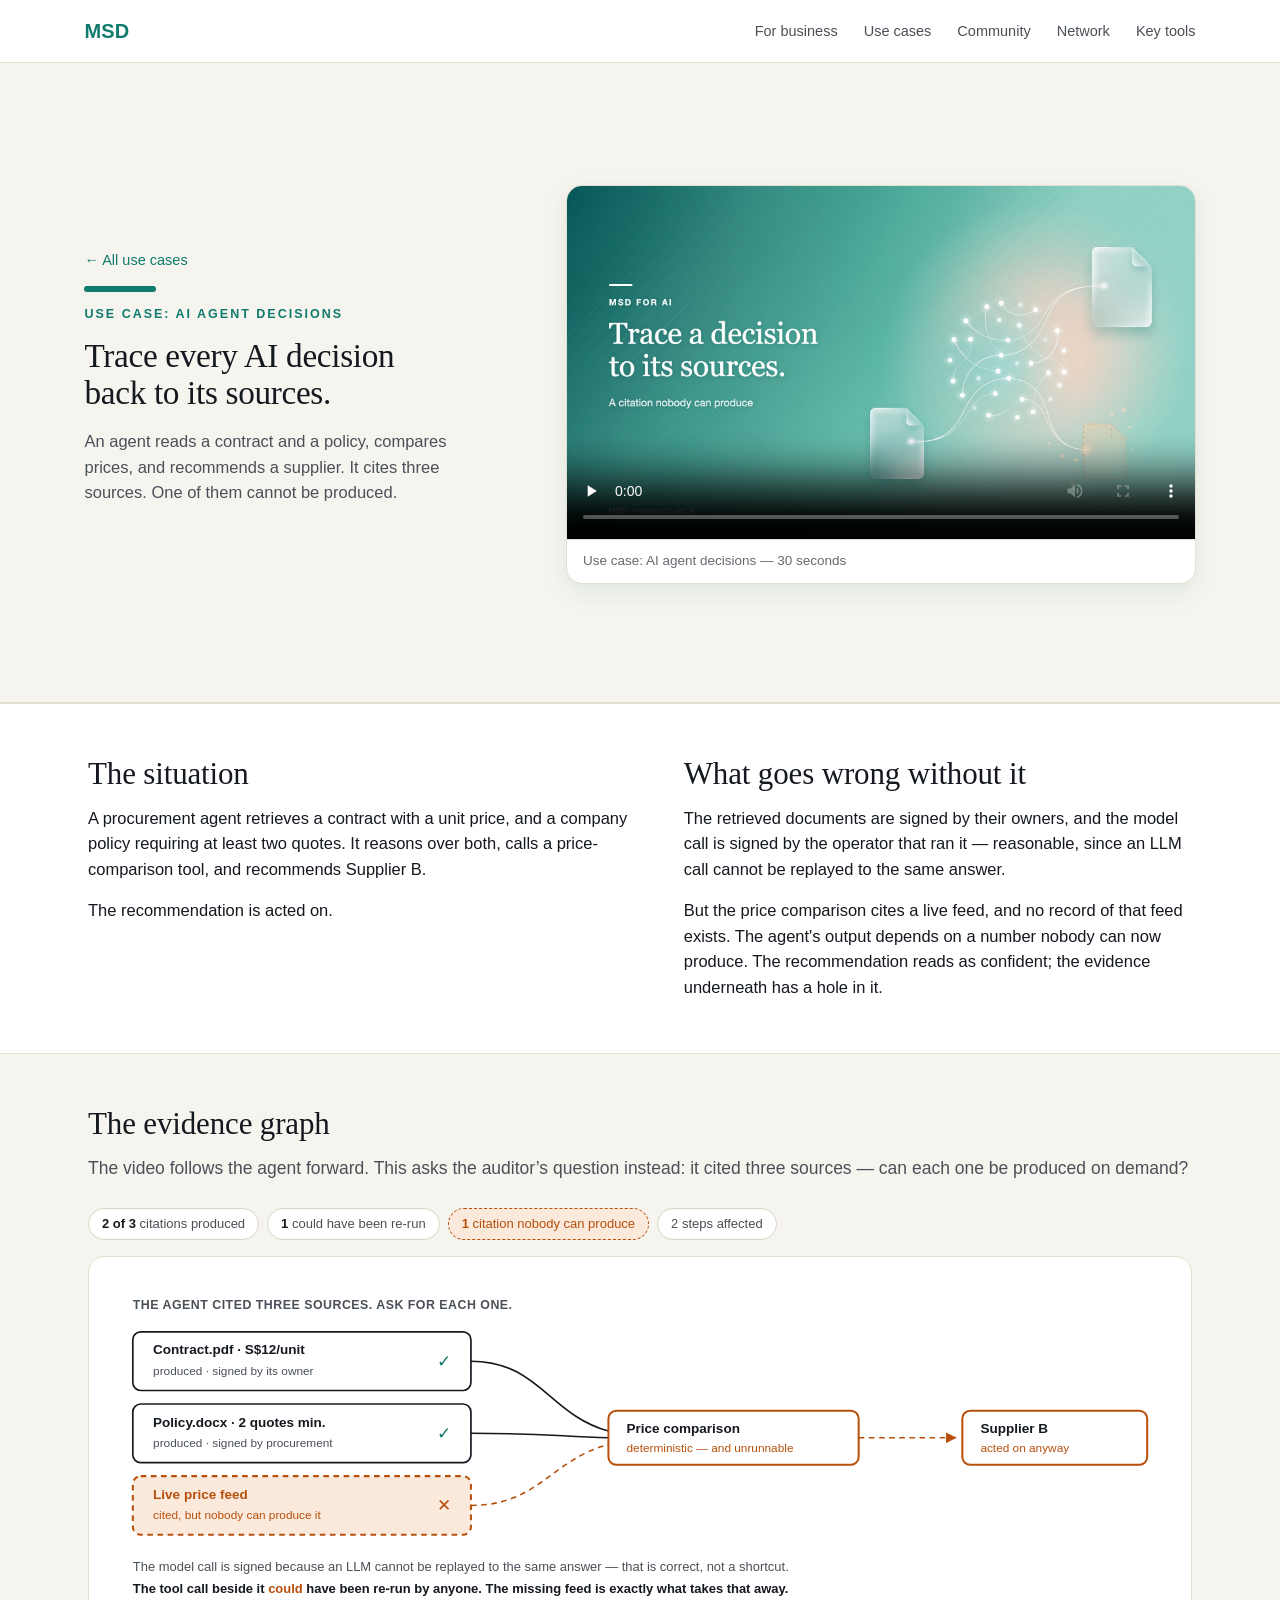
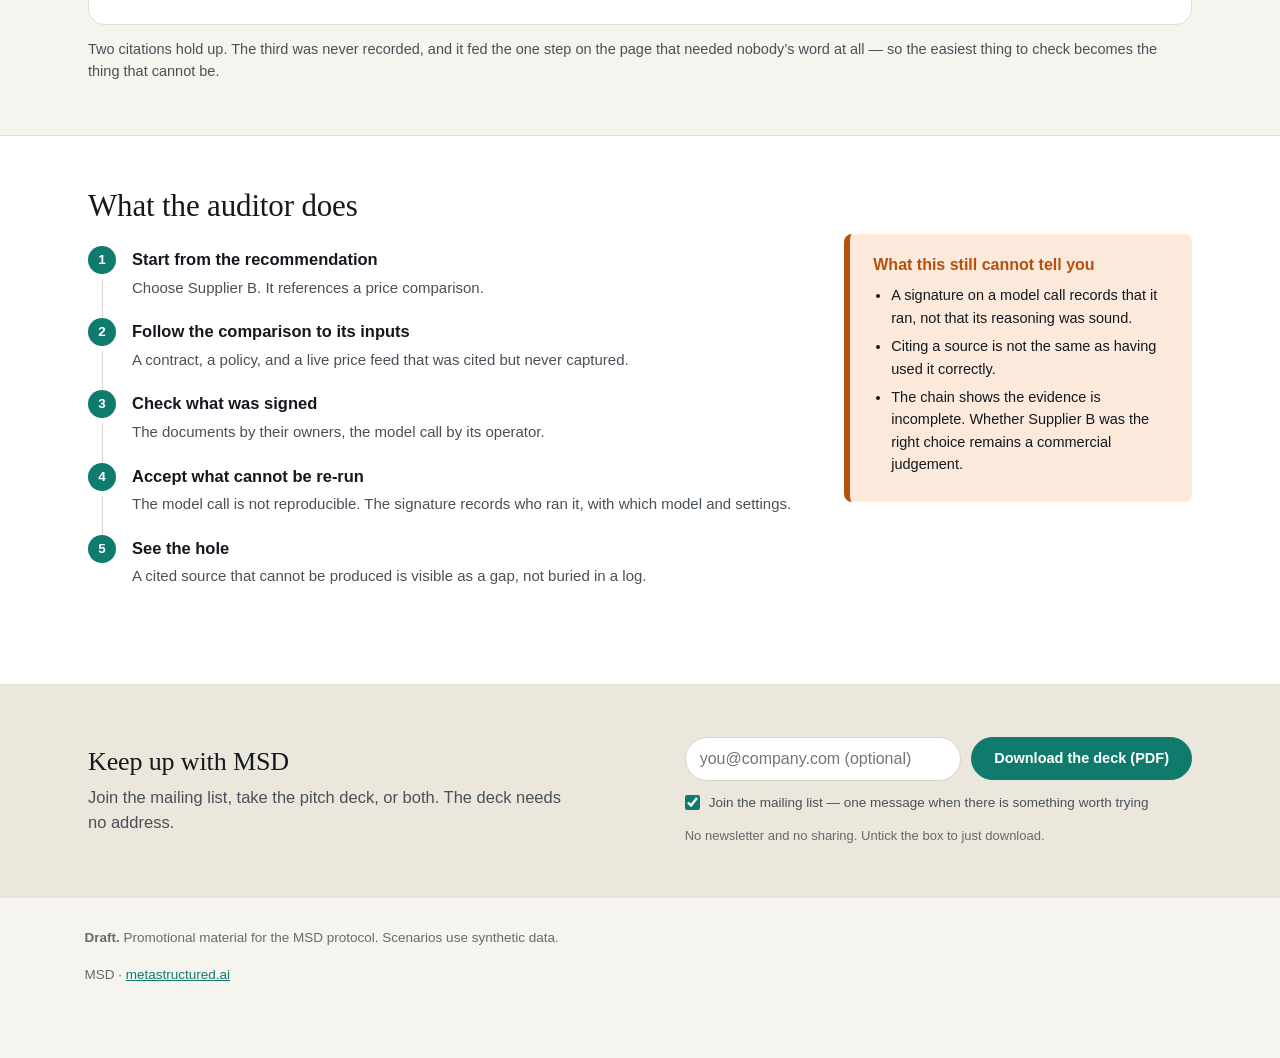
<file: docs/cases/ai-agent.html>
<!doctype html>
<html lang="en">
<head>
<meta charset="utf-8">
<meta name="viewport" content="width=device-width,initial-scale=1">
<title>AI agent decisions — MSD</title>
<meta name="description" content="An agent recommends a supplier, citing a live price feed that cannot be produced.">
<link rel="stylesheet" href="../style.css">
</head>
<body>

<nav><div class="wrap">
  <a class="brand" href="../">MSD</a>
  <div class="nav-links">
    <a href="../business.html">For business</a>
    <a href="../index.html#see-it">Use cases</a>
    <a href="../community.html">Community</a>
    <a class="hide-sm" href="https://network.msd-protocol.org/">Network</a>
    <a class="hide-sm" href="https://key-tools.msd-protocol.org/">Key tools</a>
  </div>
</div></nav>

<header class="hero hero-split hero-case"><div class="wrap">
  <div class="hero-copy">
    <a class="backlink" href="../index.html#see-it">&#8592; All use cases</a>
    <div class="eyebrow">Use case: AI agent decisions</div>
    <h1>Trace every AI decision back to its sources.</h1>
    <p class="lede">An agent reads a contract and a policy, compares prices, and recommends a supplier. It cites three sources. One of them cannot be produced.</p>
  </div>

  <div class="hero-media">
    <div class="video-wrap">
    <video controls preload="none" poster="../media/msd-ai_agent-cover.jpg" playsinline>
      <source src="../media/msd-ai_agent.mp4" type="video/mp4">
      Your browser cannot play this video.
    </video>
    <div class="video-cap">Use case: AI agent decisions — 30 seconds</div>
  </div>
  </div>
</div></header>

<section class="band"><div class="wrap">
  <div class="duo">
    <div>
      <h2>The situation</h2>
      <p>A procurement agent retrieves a contract with a unit price, and a company policy requiring at least two quotes. It reasons over both, calls a price-comparison tool, and recommends Supplier B.</p><p>The recommendation is acted on.</p>
    </div>
    <div>
      <h2>What goes wrong without it</h2>
      <p>The retrieved documents are signed by their owners, and the model call is signed by the operator that ran it — reasonable, since an LLM call cannot be replayed to the same answer.</p><p>But the price comparison cites a live feed, and no record of that feed exists. The agent's output depends on a number nobody can now produce. The recommendation reads as confident; the evidence underneath has a hole in it.</p>
    </div>
  </div>
</div></section>

<section class="band plain"><div class="wrap">
<h2>The evidence graph</h2>
<p class="section-lede">The video follows the agent forward. This asks the auditor’s question instead: it cited three sources — can each one be produced on demand?</p>

<figure class="evidence">
  <div class="ev-stats">
    <span class="ev-stat"><b>2 of 3</b> citations produced</span>
    <span class="ev-stat"><b>1</b> could have been re-run</span>
    <span class="ev-stat warn"><b>1</b> citation nobody can produce</span>
    <span class="ev-stat">2 steps affected</span>
  </div>

  <div class="ev-scroll">
  <svg viewBox="0 0 960 300" role="img"
       aria-label="The agent cites three sources for its recommendation. Two can be produced on demand and one cannot, and the tool call that consumed all three is the step that should have been the easiest to check.">
    <defs>
      <marker id="ai-ar" viewBox="0 0 10 10" refX="9" refY="5" markerWidth="7" markerHeight="7" orient="auto-start-reverse">
        <path d="M0 0 L10 5 L0 10 z" fill="var(--text-1)"/>
      </marker>
      <marker id="ai-ar-a" viewBox="0 0 10 10" refX="9" refY="5" markerWidth="7" markerHeight="7" orient="auto-start-reverse">
        <path d="M0 0 L10 5 L0 10 z" fill="var(--amber)"/>
      </marker>
    </defs>

    <text x="30" y="34" font-family="var(--sans)" font-size="11" font-weight="600" fill="var(--text-2)" letter-spacing=".04em">THE AGENT CITED THREE SOURCES. ASK FOR EACH ONE.</text>

    <!-- three citations, each with its own verdict -->
    <g>
      <rect x="30" y="54" width="300" height="52" rx="7" fill="var(--bg-card)" stroke="var(--text-1)" stroke-width="1.5"/>
      <text x="48" y="74" font-family="var(--sans)" font-size="12" font-weight="600" fill="var(--text-1)">Contract.pdf · S$12/unit</text>
      <text x="48" y="92" font-family="var(--sans)" font-size="10.5" fill="var(--text-2)">produced · signed by its owner</text>
      <text x="306" y="85" font-family="var(--sans)" font-size="15" fill="var(--teal)" text-anchor="middle">✓</text>

      <rect x="30" y="118" width="300" height="52" rx="7" fill="var(--bg-card)" stroke="var(--text-1)" stroke-width="1.5"/>
      <text x="48" y="138" font-family="var(--sans)" font-size="12" font-weight="600" fill="var(--text-1)">Policy.docx · 2 quotes min.</text>
      <text x="48" y="156" font-family="var(--sans)" font-size="10.5" fill="var(--text-2)">produced · signed by procurement</text>
      <text x="306" y="149" font-family="var(--sans)" font-size="15" fill="var(--teal)" text-anchor="middle">✓</text>

      <rect x="30" y="182" width="300" height="52" rx="7" fill="var(--amber-bg)" stroke="var(--amber)"
            stroke-width="1.8" stroke-dasharray="5 4"/>
      <text x="48" y="202" font-family="var(--sans)" font-size="12" font-weight="600" fill="var(--amber)">Live price feed</text>
      <text x="48" y="220" font-family="var(--sans)" font-size="10.5" fill="var(--amber)">cited, but nobody can produce it</text>
      <text x="306" y="213" font-family="var(--sans)" font-size="15" fill="var(--amber)" text-anchor="middle">✕</text>
    </g>

    <!-- all three were consumed by one step -->
    <g fill="none" stroke="var(--text-1)" stroke-width="1.4">
      <path d="M330 80  C 390 80, 400 128, 452 142"/>
      <path d="M330 144 C 390 144, 400 146, 452 148"/>
    </g>
    <path d="M330 208 C 390 208, 400 168, 452 154" fill="none" stroke="var(--amber)" stroke-width="1.4" stroke-dasharray="5 4"/>

    <rect x="452" y="124" width="222" height="48" rx="7" fill="var(--bg-card)" stroke="var(--amber)" stroke-width="1.8"/>
    <text x="468" y="144" font-family="var(--sans)" font-size="12" font-weight="600" fill="var(--text-1)">Price comparison</text>
    <text x="468" y="161" font-family="var(--sans)" font-size="10.5" fill="var(--amber)">deterministic — and unrunnable</text>

    <path d="M674 148 C 716 148, 724 148, 760 148" fill="none" stroke="var(--amber)" stroke-width="1.4"
          stroke-dasharray="5 4" marker-end="url(#ai-ar-a)"/>
    <rect x="766" y="124" width="164" height="48" rx="7" fill="var(--bg-card)" stroke="var(--amber)" stroke-width="1.8"/>
    <text x="782" y="144" font-family="var(--sans)" font-size="12" font-weight="600" fill="var(--text-1)">Supplier B</text>
    <text x="782" y="161" font-family="var(--sans)" font-size="10.5" fill="var(--amber)">acted on anyway</text>

    <text x="30" y="266" font-family="var(--sans)" font-size="11.5" fill="var(--text-2)">The model call is signed because an LLM cannot be replayed to the same answer — that is correct, not a shortcut.</text>
    <text x="30" y="286" font-family="var(--sans)" font-size="11.5" font-weight="600" fill="var(--text-1)">The tool call beside it <tspan fill="var(--amber)">could</tspan> have been re-run by anyone. The missing feed is exactly what takes that away.</text>
  </svg>
  </div>
  <p class="ev-hint">Scroll the diagram sideways to see the whole chain.</p>

  <figcaption>Two citations hold up. The third was never recorded, and it fed the one step on the page that needed nobody’s word at all — so the easiest thing to check becomes the thing that cannot be.</figcaption>
</figure>
</div></section>

<section class="band"><div class="wrap">
  <div class="duo">
    <div>
      <h2>What the auditor does</h2>
      <ol class="steps">
  <li><strong>Start from the recommendation</strong><span>Choose Supplier B. It references a price comparison.</span></li>
  <li><strong>Follow the comparison to its inputs</strong><span>A contract, a policy, and a live price feed that was cited but never captured.</span></li>
  <li><strong>Check what was signed</strong><span>The documents by their owners, the model call by its operator.</span></li>
  <li><strong>Accept what cannot be re-run</strong><span>The model call is not reproducible. The signature records who ran it, with which model and settings.</span></li>
  <li><strong>See the hole</strong><span>A cited source that cannot be produced is visible as a gap, not buried in a log.</span></li>
      </ol>
    </div>
    <div class="limits">
        <h3>What this still cannot tell you</h3>
        <ul>
    <li>A signature on a model call records that it ran, not that its reasoning was sound.</li>
    <li>Citing a source is not the same as having used it correctly.</li>
    <li>The chain shows the evidence is incomplete. Whether Supplier B was the right choice remains a commercial judgement.</li>
        </ul>
    </div>
  </div>
</div></section>

<section class="band signup-band signup-foot"><div class="wrap">
  <div class="signup">
    <div class="signup-copy">
      <h2>Keep up with MSD</h2>
      <p>Join the mailing list, take the pitch deck, or both. The deck needs no address.</p>
    </div>
    <form class="signup-form" data-placement="foot" novalidate>
      <label class="sr-only" for="signupEmail-foot">Email address (optional)</label>
      <input id="signupEmail-foot" name="email" type="email" placeholder="you@company.com (optional)" autocomplete="email">
      <button class="btn btn-primary" type="submit">Download the deck (PDF)</button>
      <label class="signup-opt" for="signupKeep-foot">
        <input type="checkbox" id="signupKeep-foot" checked>
        <span>Join the mailing list — one message when there is something worth trying</span>
      </label>
      <p class="signup-note">No newsletter and no sharing. Untick the box to just download.</p>
    </form>
  </div>
</div></section>

<div class="wrap"><footer>
  <p><strong>Draft.</strong> Promotional material for the MSD protocol. Scenarios use synthetic data.</p>
  <p>MSD · <a href="https://metastructured.ai">metastructured.ai</a></p>
</footer></div>

<script src="../msd-analytics.js" defer></script>

</body>
</html>
</file>
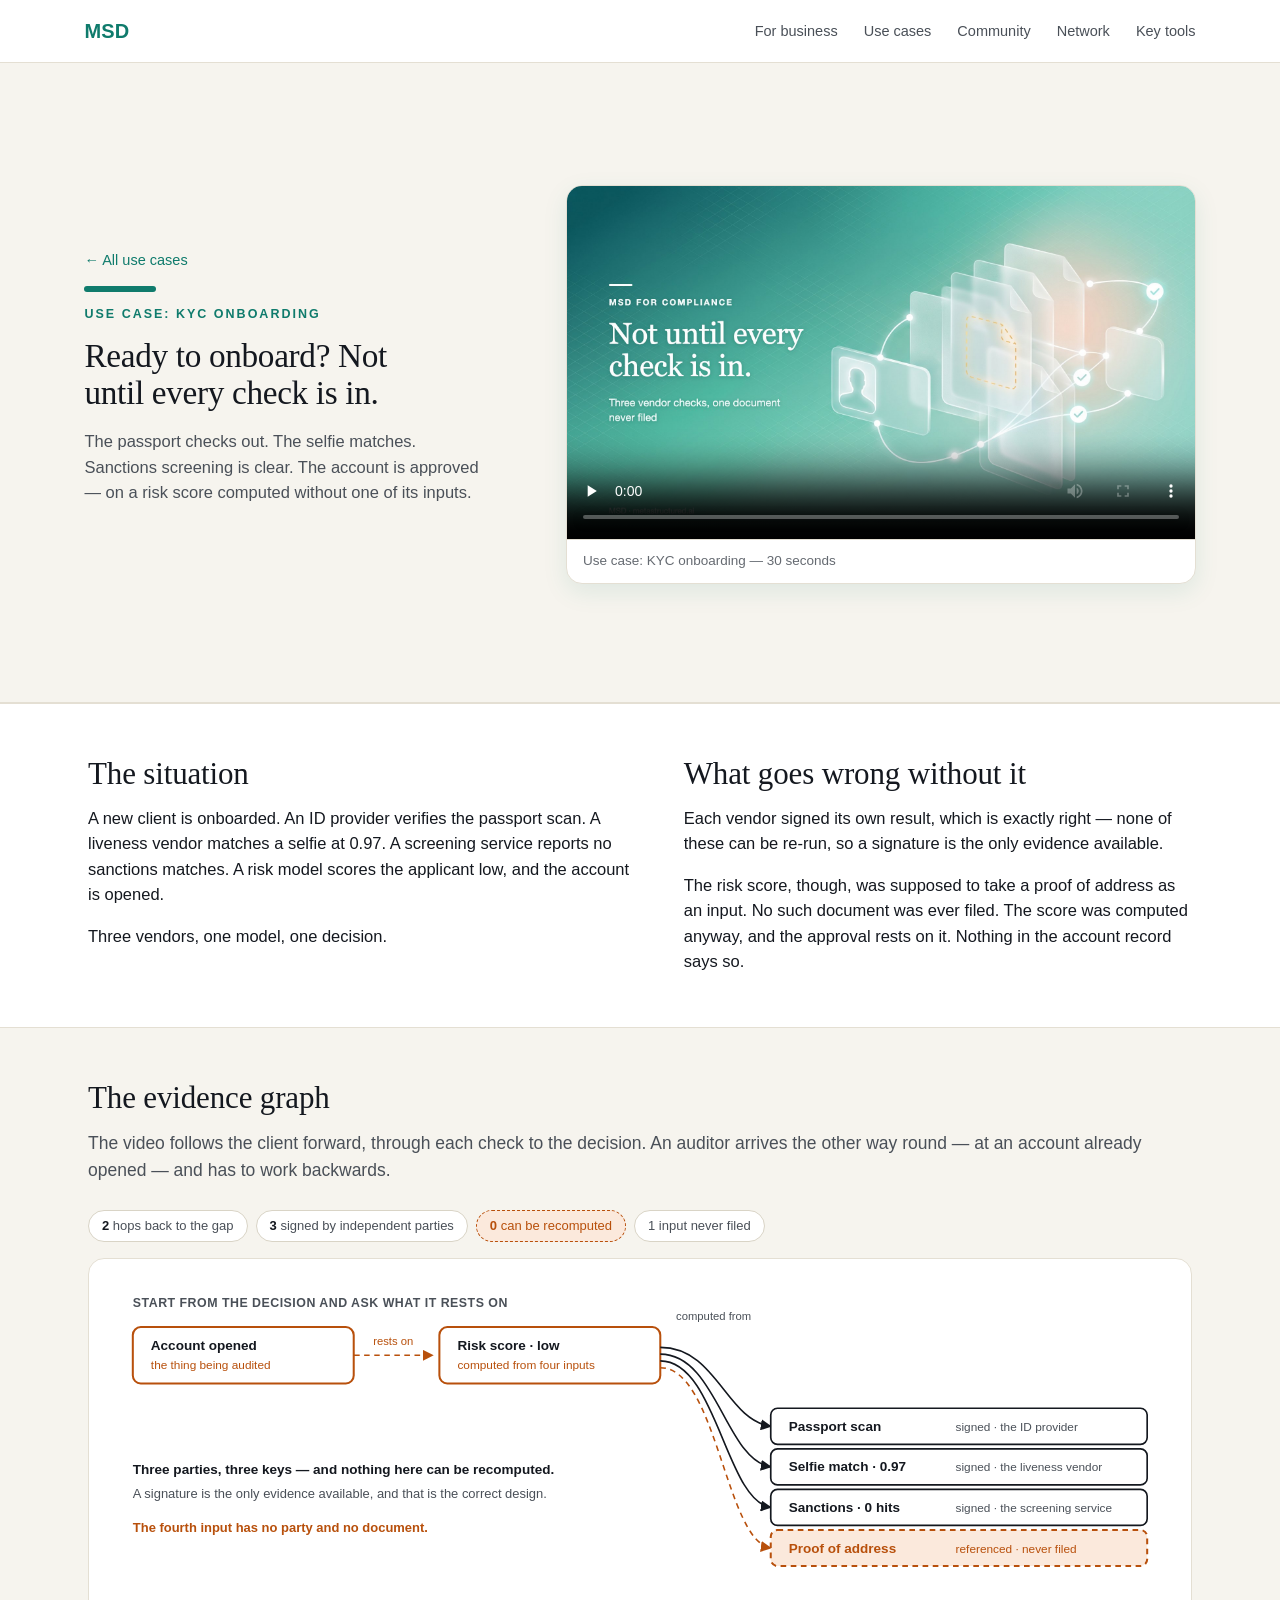
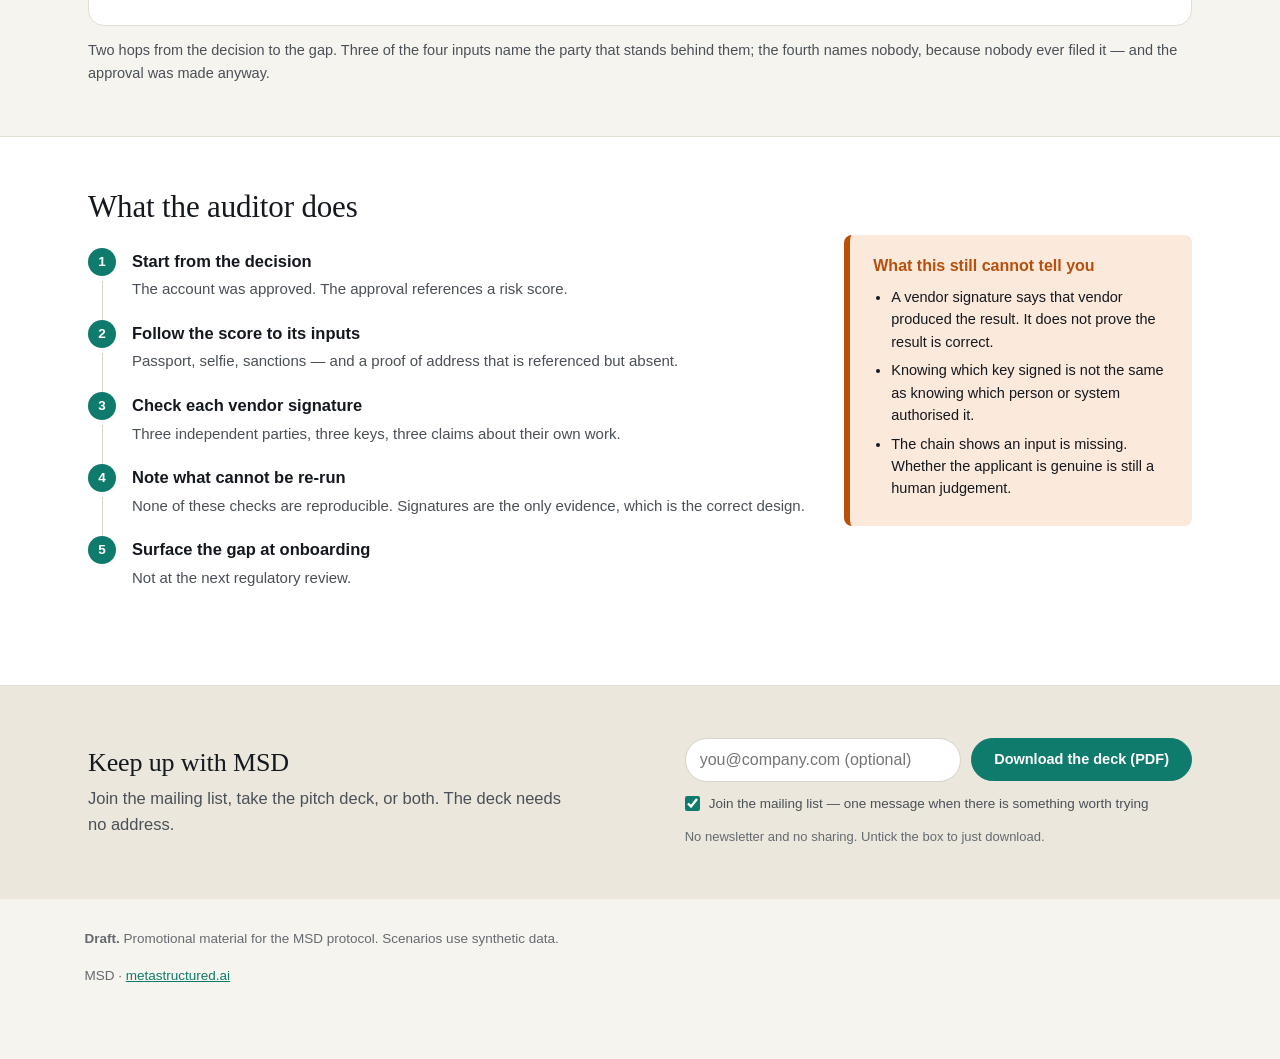
<file: docs/cases/kyc.html>
<!doctype html>
<html lang="en">
<head>
<meta charset="utf-8">
<meta name="viewport" content="width=device-width,initial-scale=1">
<title>KYC onboarding — MSD</title>
<meta name="description" content="Passport verified, sanctions clear, risk scored — on a proof of address that was never filed.">
<link rel="stylesheet" href="../style.css">
</head>
<body>

<nav><div class="wrap">
  <a class="brand" href="../">MSD</a>
  <div class="nav-links">
    <a href="../business.html">For business</a>
    <a href="../index.html#see-it">Use cases</a>
    <a href="../community.html">Community</a>
    <a class="hide-sm" href="https://network.msd-protocol.org/">Network</a>
    <a class="hide-sm" href="https://key-tools.msd-protocol.org/">Key tools</a>
  </div>
</div></nav>

<header class="hero hero-split hero-case"><div class="wrap">
  <div class="hero-copy">
    <a class="backlink" href="../index.html#see-it">&#8592; All use cases</a>
    <div class="eyebrow">Use case: KYC onboarding</div>
    <h1>Ready to onboard? Not until every check is in.</h1>
    <p class="lede">The passport checks out. The selfie matches. Sanctions screening is clear. The account is approved — on a risk score computed without one of its inputs.</p>
  </div>

  <div class="hero-media">
    <div class="video-wrap">
    <video controls preload="none" poster="../media/msd-kyc-cover.jpg" playsinline>
      <source src="../media/msd-kyc.mp4" type="video/mp4">
      Your browser cannot play this video.
    </video>
    <div class="video-cap">Use case: KYC onboarding — 30 seconds</div>
  </div>
  </div>
</div></header>

<section class="band"><div class="wrap">
  <div class="duo">
    <div>
      <h2>The situation</h2>
      <p>A new client is onboarded. An ID provider verifies the passport scan. A liveness vendor matches a selfie at 0.97. A screening service reports no sanctions matches. A risk model scores the applicant low, and the account is opened.</p><p>Three vendors, one model, one decision.</p>
    </div>
    <div>
      <h2>What goes wrong without it</h2>
      <p>Each vendor signed its own result, which is exactly right — none of these can be re-run, so a signature is the only evidence available.</p><p>The risk score, though, was supposed to take a proof of address as an input. No such document was ever filed. The score was computed anyway, and the approval rests on it. Nothing in the account record says so.</p>
    </div>
  </div>
</div></section>

<section class="band plain"><div class="wrap">
<h2>The evidence graph</h2>
<p class="section-lede">The video follows the client forward, through each check to the decision. An auditor arrives the other way round — at an account already opened — and has to work backwards.</p>

<figure class="evidence">
  <div class="ev-stats">
    <span class="ev-stat"><b>2</b> hops back to the gap</span>
    <span class="ev-stat"><b>3</b> signed by independent parties</span>
    <span class="ev-stat warn"><b>0</b> can be recomputed</span>
    <span class="ev-stat">1 input never filed</span>
  </div>

  <div class="ev-scroll">
  <svg viewBox="0 0 960 300" role="img"
       aria-label="Working backwards from an approved account: the approval rests on a risk score, the score rests on four inputs, and three of those carry a signature from an independent party while the fourth was never filed. Nothing in this chain can be recomputed, so a signature is the only evidence available.">
    <defs>
      <marker id="kyc-ar" viewBox="0 0 10 10" refX="9" refY="5" markerWidth="7" markerHeight="7" orient="auto-start-reverse">
        <path d="M0 0 L10 5 L0 10 z" fill="var(--text-1)"/>
      </marker>
      <marker id="kyc-ar-a" viewBox="0 0 10 10" refX="9" refY="5" markerWidth="7" markerHeight="7" orient="auto-start-reverse">
        <path d="M0 0 L10 5 L0 10 z" fill="var(--amber)"/>
      </marker>
    </defs>

    <text x="30" y="30" font-family="var(--sans)" font-size="11" font-weight="600" fill="var(--text-2)" letter-spacing=".04em">START FROM THE DECISION AND ASK WHAT IT RESTS ON</text>

    <!-- step 1: the decision -->
    <rect x="30" y="48" width="196" height="50" rx="7" fill="var(--bg-card)" stroke="var(--amber)" stroke-width="1.8"/>
    <text x="46" y="68" font-family="var(--sans)" font-size="12" font-weight="600" fill="var(--text-1)">Account opened</text>
    <text x="46" y="85" font-family="var(--sans)" font-size="10.5" fill="var(--amber)">the thing being audited</text>

    <path d="M226 73 C 262 73, 268 73, 296 73" fill="none" stroke="var(--amber)" stroke-width="1.4"
          stroke-dasharray="5 4" marker-end="url(#kyc-ar-a)"/>
    <text x="261" y="64" font-family="var(--sans)" font-size="10" fill="var(--amber)" text-anchor="middle">rests on</text>

    <!-- step 2: the score -->
    <rect x="302" y="48" width="196" height="50" rx="7" fill="var(--bg-card)" stroke="var(--amber)" stroke-width="1.8"/>
    <text x="318" y="68" font-family="var(--sans)" font-size="12" font-weight="600" fill="var(--text-1)">Risk score · low</text>
    <text x="318" y="85" font-family="var(--sans)" font-size="10.5" fill="var(--amber)">computed from four inputs</text>

    <!-- step 3: the four inputs, fanning down -->
    <g fill="none" stroke="var(--text-1)" stroke-width="1.4" marker-end="url(#kyc-ar)">
      <path d="M498 66 C 548 66, 556 130, 596 136"/>
      <path d="M498 72 C 548 72, 556 166, 596 172"/>
      <path d="M498 78 C 548 78, 556 202, 596 208"/>
    </g>
    <path d="M498 84 C 548 84, 556 238, 596 244" fill="none" stroke="var(--amber)" stroke-width="1.4"
          stroke-dasharray="5 4" marker-end="url(#kyc-ar-a)"/>
    <text x="512" y="42" font-family="var(--sans)" font-size="10" fill="var(--text-2)" text-anchor="start">computed from</text>

    <g>
      <rect x="596" y="120" width="334" height="32" rx="6" fill="var(--bg-card)" stroke="var(--text-1)" stroke-width="1.5"/>
      <text x="612" y="140" font-family="var(--sans)" font-size="12" font-weight="600" fill="var(--text-1)">Passport scan</text>
      <text x="760" y="140" font-family="var(--sans)" font-size="10.5" fill="var(--text-2)">signed · the ID provider</text>

      <rect x="596" y="156" width="334" height="32" rx="6" fill="var(--bg-card)" stroke="var(--text-1)" stroke-width="1.5"/>
      <text x="612" y="176" font-family="var(--sans)" font-size="12" font-weight="600" fill="var(--text-1)">Selfie match · 0.97</text>
      <text x="760" y="176" font-family="var(--sans)" font-size="10.5" fill="var(--text-2)">signed · the liveness vendor</text>

      <rect x="596" y="192" width="334" height="32" rx="6" fill="var(--bg-card)" stroke="var(--text-1)" stroke-width="1.5"/>
      <text x="612" y="212" font-family="var(--sans)" font-size="12" font-weight="600" fill="var(--text-1)">Sanctions · 0 hits</text>
      <text x="760" y="212" font-family="var(--sans)" font-size="10.5" fill="var(--text-2)">signed · the screening service</text>

      <rect x="596" y="228" width="334" height="32" rx="6" fill="var(--amber-bg)" stroke="var(--amber)"
            stroke-width="1.8" stroke-dasharray="5 4"/>
      <text x="612" y="248" font-family="var(--sans)" font-size="12" font-weight="600" fill="var(--amber)">Proof of address</text>
      <text x="760" y="248" font-family="var(--sans)" font-size="10.5" fill="var(--amber)">referenced · never filed</text>
    </g>

    <!-- SVG text does not wrap, so these lines are broken by hand. Keep them to
         the width actually available here (x=30 to the input column at x=596)
         rather than a narrow column: an earlier version wrapped at ~150px and
         set eight lines where three fit. -->
    <text x="30" y="178" font-family="var(--sans)" font-size="12" font-weight="600" fill="var(--text-1)">Three parties, three keys — and nothing here can be recomputed.</text>
    <text x="30" y="200" font-family="var(--sans)" font-size="11.5" fill="var(--text-2)">A signature is the only evidence available, and that is the correct design.</text>
    <text x="30" y="230" font-family="var(--sans)" font-size="11.5" font-weight="600" fill="var(--amber)">The fourth input has no party and no document.</text>
  </svg>
  </div>
  <p class="ev-hint">Scroll the diagram sideways to see the whole chain.</p>

  <figcaption>Two hops from the decision to the gap. Three of the four inputs name the party that stands behind them; the fourth names nobody, because nobody ever filed it — and the approval was made anyway.</figcaption>
</figure>
</div></section>

<section class="band"><div class="wrap">
  <div class="duo">
    <div>
      <h2>What the auditor does</h2>
      <ol class="steps">
  <li><strong>Start from the decision</strong><span>The account was approved. The approval references a risk score.</span></li>
  <li><strong>Follow the score to its inputs</strong><span>Passport, selfie, sanctions — and a proof of address that is referenced but absent.</span></li>
  <li><strong>Check each vendor signature</strong><span>Three independent parties, three keys, three claims about their own work.</span></li>
  <li><strong>Note what cannot be re-run</strong><span>None of these checks are reproducible. Signatures are the only evidence, which is the correct design.</span></li>
  <li><strong>Surface the gap at onboarding</strong><span>Not at the next regulatory review.</span></li>
      </ol>
    </div>
    <div class="limits">
        <h3>What this still cannot tell you</h3>
        <ul>
    <li>A vendor signature says that vendor produced the result. It does not prove the result is correct.</li>
    <li>Knowing which key signed is not the same as knowing which person or system authorised it.</li>
    <li>The chain shows an input is missing. Whether the applicant is genuine is still a human judgement.</li>
        </ul>
    </div>
  </div>
</div></section>

<section class="band signup-band signup-foot"><div class="wrap">
  <div class="signup">
    <div class="signup-copy">
      <h2>Keep up with MSD</h2>
      <p>Join the mailing list, take the pitch deck, or both. The deck needs no address.</p>
    </div>
    <form class="signup-form" data-placement="foot" novalidate>
      <label class="sr-only" for="signupEmail-foot">Email address (optional)</label>
      <input id="signupEmail-foot" name="email" type="email" placeholder="you@company.com (optional)" autocomplete="email">
      <button class="btn btn-primary" type="submit">Download the deck (PDF)</button>
      <label class="signup-opt" for="signupKeep-foot">
        <input type="checkbox" id="signupKeep-foot" checked>
        <span>Join the mailing list — one message when there is something worth trying</span>
      </label>
      <p class="signup-note">No newsletter and no sharing. Untick the box to just download.</p>
    </form>
  </div>
</div></section>

<div class="wrap"><footer>
  <p><strong>Draft.</strong> Promotional material for the MSD protocol. Scenarios use synthetic data.</p>
  <p>MSD · <a href="https://metastructured.ai">metastructured.ai</a></p>
</footer></div>

<script src="../msd-analytics.js" defer></script>

</body>
</html>
</file>
<file: docs/style.css>
/* MSD marketing pages.
   Tokens follow the MSD Brand Guidelines v1.0, light (pitch deck) style:
   paper ground, ink text, teal carries the brand, amber only for what is
   missing. Names are kept from the earlier msd-protocol.org mirror so the
   pages did not need to change when the palette did. */
:root{
  --bg:#f6f4ee; --bg-card:#ffffff; --bg-deep:#ebe7dc;          /* paper, white, paper deep */
  --text-1:#14181f; --text-2:#4a5058; --text-3:#656a71;        /* ink, slate, small print */
  --primary:#0a6558; --teal:#0f7b6c; --mint:#2fa593; --mint-soft:#8fd9c9;
  --teal-bg:#dff1ed;                                           /* mint tint: "verifiable" */
  --amber:#b8500c; --amber-bg:#fbe9dc;                         /* missing or attention only */
  --gradient:linear-gradient(135deg,#0a6558 0%,#2fa593 60%,#8fd9c9 100%);
  --border:#e4dfd3; --border-strong:#d9d4c6;
  --radius-sm:6px; --radius-md:8px; --radius-lg:16px; --radius-pill:999px;
  --shadow-sm:0 1px 3px rgba(15,123,108,.06);
  --shadow-md:0 8px 24px rgba(15,123,108,.10);
  --sans:"Helvetica Neue",Helvetica,Arial,sans-serif;
  --display:Georgia,"Times New Roman",serif;                   /* headlines: regular, never bold */
  --mono:ui-monospace,SFMono-Regular,Menlo,monospace;
  --label-spacing:.16em;                                       /* 2-3px at label sizes */
}
*{box-sizing:border-box}
html{scroll-behavior:smooth}
body{margin:0;background:var(--bg);color:var(--text-1);font:16.5px/1.55 var(--sans);
  -webkit-font-smoothing:antialiased}
/* Ratio-based, not a fixed cap: the column grows with the viewport so a wide
   monitor does not spend its extra width on margins. 90vw governs throughout
   on common sizes; 2000px is a backstop for ultrawide, and prose inside keeps
   its own reading measure (see .section-lede) rather than running the column. */
.wrap{width:min(90vw,2000px);max-width:100%;margin:0 auto;padding:0 clamp(20px,1.6vw,28px)}
/* Below the tablet breakpoint the ratio width is wrong: 90vw plus small padding
   leaves too little gutter, which wrapped the nav onto the wordmark. Narrow
   screens go back to full width with a fixed, comfortable gutter. */
@media(max-width:700px){.wrap{width:100%;padding:0 20px}}
/* Prose takes the width of whatever column it sits in, wrapped by the browser
   to fit. Capping it narrower than the column is what produced stranded text
   and short orphan last lines. Narrow screens are handled by .wrap shrinking.
   The exception is a full-1320px column: a single line of body text across it
   is past a comfortable measure, so centred bands cap their own prose below. */
.narrow{max-width:720px}

/* nav */
nav{border-bottom:1px solid var(--border);background:var(--bg-card)}
nav .wrap{display:flex;align-items:center;justify-content:space-between;height:62px}
/* wordmark: "MSD" in bold sans, brand teal, no full stop */
.brand{font:700 20px var(--sans);color:var(--teal);text-decoration:none;letter-spacing:.01em}
.nav-links{display:flex;gap:26px;align-items:center}
.nav-links a{color:var(--text-2);text-decoration:none;font-size:14.5px}
.nav-links a:hover{color:var(--text-1)}
@media(max-width:600px){.nav-links a.hide-sm{display:none}}

/* type */
/* headlines: Georgia regular, line height about 1.1, never bold */
h1{font:400 clamp(34px,5vw,50px)/1.1 var(--display);letter-spacing:-.01em;margin:0 0 18px;
  text-wrap:balance;max-width:28ch}
h2{font:400 31px/1.15 var(--display);letter-spacing:-.005em;margin:58px 0 14px;text-wrap:balance}
h3{font:700 18px/1.35 var(--sans);margin:30px 0 8px;text-wrap:balance}
p{margin:0 0 16px;text-wrap:pretty}
.lede{font-size:19px;color:var(--text-2);text-wrap:pretty}
.eyebrow{font:700 12.5px/1 var(--sans);letter-spacing:var(--label-spacing);text-transform:uppercase;
  color:var(--teal);margin-bottom:18px}
/* the 72 x 6 teal accent bar the deck and posters put above a title */
.hero .eyebrow::before{content:"";display:block;width:72px;height:6px;border-radius:3px;
  background:var(--teal);margin-bottom:16px}
.hero-center .eyebrow::before{margin-left:auto;margin-right:auto}
.muted{color:var(--text-2)} .small{font-size:14.5px}
a{color:var(--teal)}

/* hero */
header.hero{padding:72px 0 52px;border-bottom:1px solid var(--border)}
/* the split hero carries its own height in the media column, so it needs less air */
/* The hero takes most of the first screen, so the analogy band — the sentence
   that says what MSD actually is — meets the fold instead of floating mid-page.
   78svh, not 100: a full-height hero hides the band entirely, and the band
   showing at the bottom edge is what invites the scroll. min-height, so the
   content still governs when it needs more room. */
header.hero-split{padding:clamp(36px,4vh,56px) 0 clamp(32px,3.5vh,48px);
  min-height:min(calc(78svh - 62px),760px);display:flex;align-items:center}
@media(max-width:900px){header.hero-split{min-height:0;display:block}}

/* case-page hero: the headlines are longer than the landing page's, and the
   copy column is shorter, so it takes a wider measure and sits a little
   higher than dead centre against the video */
.hero-case .hero-copy h1{max-width:min(22ch,100%);font-size:clamp(28px,2.6vw,40px)}
.hero-case .hero-copy .lede{max-width:min(44ch,100%);font-size:clamp(16.5px,1.2vw,19px)}
.hero-case .backlink{display:inline-block;margin-bottom:14px;font-size:14.5px}
.hero-case{min-height:min(calc(72svh - 62px),680px)}

/* centred hero (in-toto's arrangement). Centring also closes the empty right
   gutter a lone left-aligned text block leaves in a 1040px column. */
.hero-center{text-align:center}
.hero-center h1{max-width:min(34ch,100%);margin-left:auto;margin-right:auto}
.hero-center .lede{max-width:min(760px,100%);margin-left:auto;margin-right:auto}
.hero-center .cta-row{justify-content:center}
.hero-center .legend{justify-content:center}
/* a longer headline needs its own measure, or 34ch breaks it mid-phrase */
.hero-center h1.wide{max-width:min(28ch,100%)}
/* the back arrow is navigation, not hero copy: it stays at the left edge */
.hero-center .backlink{display:block;text-align:left}

/* split hero: copy left, media right (the arrangement c2pa.org and sigstore use).
   The video fills the right gutter that made a lone text block look stranded, so
   the page reaches its first real content far sooner than a centred stack does. */
.hero-split .wrap{display:grid;grid-template-columns:minmax(0,.82fr) minmax(0,1.18fr);
  gap:44px;align-items:center}
.hero-split .hero-copy{min-width:0}
/* 17ch keeps 'Every value came / from somewhere.' on two lines */
.hero-split h1{max-width:min(17ch,100%);font-size:clamp(32px,3.4vw,52px)}
.hero-split .lede{max-width:min(36ch,100%);font-size:clamp(17px,1.35vw,21px)}
.hero-split .note{max-width:min(40ch,100%);font-size:clamp(13.5px,1vw,15.5px)}
.hero-split .video-wrap{margin:0}
/* one column below the point where two would squeeze the headline */
@media(max-width:900px){
  .hero-split .wrap{grid-template-columns:1fr;gap:30px}
  .hero-split h1,.hero-split .lede,.hero-split .note{max-width:100%}
}

/* video */
.video-wrap{background:var(--bg-card);border:1px solid var(--border);border-radius:var(--radius-lg);
  overflow:hidden;box-shadow:var(--shadow-md);margin:30px 0}
.video-wrap video{width:100%;display:block;background:var(--bg)}
.video-cap{font-size:13.5px;color:var(--text-3);padding:11px 16px;border-top:1px solid var(--border)}

/* legend — mirrors the video key */
.legend{display:flex;flex-wrap:wrap;gap:20px;margin:22px 0 0;font-size:13.5px;color:var(--text-2)}
.legend b{font-weight:600;color:var(--text-1)}
.dot{display:inline-block;width:9px;height:9px;border-radius:50%;margin-right:7px;vertical-align:1px}
.dot.sign{background:var(--text-1)} .dot.ver{background:var(--teal)}
.dot.miss{background:var(--amber)}

/* cards */
.cards{display:grid;grid-template-columns:repeat(3,1fr);gap:18px;margin:26px 0}
/* four cards split 2x2 rather than leaving one stranded on its own row */
.cards:has(> :nth-child(4)):not(:has(> :nth-child(5))){grid-template-columns:repeat(2,1fr)}
@media(max-width:820px){.cards,
  .cards:has(> :nth-child(4)):not(:has(> :nth-child(5))){grid-template-columns:1fr}}
/* brand card: white, 16px corners, 1px border, 5px teal top edge */
.card{background:var(--bg-card);border:1px solid var(--border-strong);border-top:5px solid var(--teal);
  border-radius:var(--radius-lg);
  padding:22px;box-shadow:var(--shadow-sm);text-decoration:none;color:inherit;display:block;
  transition:box-shadow .16s,transform .16s}
a.card:hover{box-shadow:var(--shadow-md);transform:translateY(-2px)}
.card h3{margin:0 0 7px;font-size:17px}
.card p{font-size:14.5px;color:var(--text-2);margin:0}
.card .tag{font:700 11px/1 var(--sans);letter-spacing:var(--label-spacing);text-transform:uppercase;
  color:var(--teal);display:block;margin-bottom:10px}

/* cards that lead with the case's poster frame: the image is the content, so it
   goes edge to edge and the padding moves to an inner body */
.cards-media .card{padding:0;overflow:hidden;display:flex;flex-direction:column}
.cards-media .card img{width:100%;height:auto;aspect-ratio:16/9;object-fit:contain;
  display:block;background:var(--bg);border-bottom:1px solid var(--border)}
.cards-media .card-body{padding:18px 20px 20px}
.cards-media .card p{text-wrap:pretty}

/* two-column concept blocks */
.split{display:grid;grid-template-columns:1fr 1fr;gap:18px;margin:26px 0}
@media(max-width:760px){.split{grid-template-columns:1fr}}
.panel{border-radius:var(--radius-lg);padding:22px;border:1px solid var(--border)}
.panel.check{background:var(--teal-bg);border-color:var(--teal)}
.panel.trust{background:var(--bg-card);border-color:var(--text-1)}
.panel h3{margin:0 0 4px;font-size:16.5px}
.panel.check h3{color:var(--teal)} .panel.trust h3{color:var(--text-1)}
.panel .tag{font:700 11px/1 var(--sans);letter-spacing:var(--label-spacing);text-transform:uppercase;
  opacity:.8;display:block;margin-bottom:11px}
.panel p{font-size:14.5px;margin:0 0 10px}
.panel ul{margin:0;padding-left:18px;font-size:14px;color:var(--text-2)}

/* pull quote */
.pull{border-left:3px solid var(--teal);background:var(--bg-card);padding:18px 22px;
  border-radius:0 var(--radius-md) var(--radius-md) 0;margin:26px 0;font-size:17.5px;
  box-shadow:var(--shadow-sm)}

/* steps */
.steps{counter-reset:s;list-style:none;padding:0;margin:24px 0}
.steps li{counter-increment:s;position:relative;padding:0 0 19px 44px}
.steps li::before{content:counter(s);position:absolute;left:0;top:-1px;width:28px;height:28px;
  border-radius:50%;background:var(--teal);color:#fff;font:700 13.5px/28px var(--sans);text-align:center}
.steps li::after{content:"";position:absolute;left:13.5px;top:32px;bottom:1px;width:1px;background:var(--border-strong)}
.steps li:last-child::after{display:none}
.steps strong{display:block;margin-bottom:2px}
.steps span{color:var(--text-2);font-size:15px}

/* limits: the brand callout — amber tint, 6px amber left edge, 8px corners */
.limits{background:var(--amber-bg);border-left:6px solid var(--amber);
  border-radius:var(--radius-md);padding:20px 23px;margin:26px 0}
.limits h3{margin:0 0 9px;font-size:16px;color:var(--amber)}
.limits ul{margin:0;padding-left:18px;font-size:14.5px;color:var(--text-1)}
.limits li{margin-bottom:6px}

/* status strip */
.status{background:var(--bg-card);border:1px solid var(--border);border-radius:var(--radius-lg);
  padding:22px 24px;margin:30px 0}
.status h3{margin:0 0 8px}

/* table */
table{width:100%;border-collapse:collapse;margin:22px 0;font-size:14.5px}
th,td{text-align:left;padding:11px 12px;border-bottom:1px solid var(--border);vertical-align:top}
th{font:700 11.5px/1 var(--sans);letter-spacing:var(--label-spacing);text-transform:uppercase;color:var(--text-3)}
tbody tr:last-child td{border-bottom:none}

footer{margin-top:70px;padding:30px 0 56px;border-top:1px solid var(--border);
  font-size:13.5px;color:var(--text-3)}
/* small print: let it use the column rather than break at an arbitrary 72ch */
footer p{max-width:none;text-wrap:pretty}
.backlink{display:inline-block;margin:0 0 22px;font-size:14.5px;text-decoration:none}

/* ---- layout blocks (added: replace prose-column pages with structured sections) ---- */

/* alternating section bands give vertical rhythm without long prose */
.band{border-top:1px solid var(--border);background:var(--bg-card)}
.band.plain{background:transparent}
.band > .wrap{padding:52px 24px}
.band h2{margin-top:0}

/* lead paragraph under a heading, then blocks — never a wall of <p> */
/* Prose keeps a reading measure even though .wrap is now 1320px wide: a single
   line of body text across the full column is well past comfortable. Layout
   blocks — cards, tables, .duo, media — still take the whole width. */
.section-lede{font-size:17.5px;color:var(--text-2);margin:0 0 26px;text-wrap:pretty;
  max-width:min(78ch,100%)}
/* A lede that introduces a full-width block belongs to that block, so it runs
   the block's width. Left on the 78ch prose cap it reads as a stranded column
   above something two or three times wider — the defect the cap exists to
   prevent, caused by it. Listed by block rather than applied to every lede,
   because a lede above ordinary prose should still get a reading measure. */
.wrap:has(> .evidence) > .section-lede,
.wrap:has(> .journey) > .section-lede,
.wrap:has(> .stage) > .section-lede,
.wrap:has(> .stats) > .section-lede,
.wrap:has(> .compare) > .section-lede,
.wrap:has(> .cards) > .section-lede{max-width:100%}
/* a heading centred over a full-width card row, where a left-aligned one
   would sit oddly against three evenly spaced cards */
h2.center{text-align:center}
h2.center + .cards{margin-top:22px}

/* cost / stat row */
.stats{display:grid;grid-template-columns:repeat(3,1fr);gap:18px;margin:4px 0 0}
@media(max-width:820px){.stats{grid-template-columns:1fr}}
/* stats describe problems, so they take the brand card with an amber top edge */
.stat{background:var(--bg);border:1px solid var(--border-strong);border-top:5px solid var(--amber);
  border-radius:var(--radius-lg);padding:20px}
.band.plain .stat{background:var(--bg-card)}
.stat h4{margin:0 0 6px;font:700 15.5px/1.35 var(--sans)}
.stat p{margin:0;font-size:14.5px;color:var(--text-2)}
.stat .ico{font:700 11px/1 var(--sans);letter-spacing:var(--label-spacing);text-transform:uppercase;
  color:var(--amber);display:block;margin-bottom:11px}

/* two-up: text beside a visual or a second block */
.duo{display:grid;grid-template-columns:1.05fr .95fr;gap:34px;align-items:start}
/* a short aside (limits, note) beside a long list should not claim half the row */
.duo:has(> .limits){grid-template-columns:1.35fr .65fr}
@media(max-width:820px){.duo,.duo:has(> .limits){grid-template-columns:1fr;gap:22px}}
.duo p:last-child{margin-bottom:0}
.duo > div > h2:first-child{margin-top:0}
/* a limits panel that is itself a duo column aligns with the heading beside it;
   one nested inside a column starts at the top of that column */
.duo > .limits{margin-top:46px}
@media(max-width:820px){.duo > .limits{margin-top:0}}

/* compact comparison strip */
.compare{display:grid;grid-template-columns:1fr 1fr;gap:1px;background:var(--border);
  border:1px solid var(--border);border-radius:var(--radius-lg);overflow:hidden;margin:26px 0}
@media(max-width:700px){.compare{grid-template-columns:1fr}}
.compare > div{background:var(--bg-card);padding:22px}
.compare .hd{font:400 21px/1.2 var(--display);margin:0 0 5px}
.compare .sub{font:700 11px/1 var(--sans);letter-spacing:var(--label-spacing);text-transform:uppercase;
  margin:0 0 12px}
.compare .c-ver .hd,.compare .c-ver .sub{color:var(--teal)}
/* attested is ink, never amber: amber means missing (brand guide §5) */
.compare .c-ver{background:var(--teal-bg)}
.compare .c-att .hd,.compare .c-att .sub{color:var(--text-1)}
.compare p{font-size:14.5px;margin:0 0 9px}
.compare ul{margin:0;padding-left:17px;font-size:13.5px;color:var(--text-2)}

/* quiet inline note */
.note{font-size:14px;color:var(--text-3);margin:14px 0 0;text-wrap:pretty}

/* ---- hero CTAs and analogy (pattern borrowed from c2pa.org / in-toto.io) ---- */
.cta-row{display:flex;flex-wrap:wrap;gap:11px;margin:26px 0 0}
/* buttons are fully rounded: primary solid teal, secondary a teal outline */
.btn{display:inline-block;padding:11px 22px;border-radius:var(--radius-pill);
  border:1.5px solid var(--teal);background:transparent;color:var(--teal);
  text-decoration:none;font:700 14.5px/1.3 var(--sans);transition:.15s;cursor:pointer}
.btn:hover{background:var(--teal-bg)}
.btn-primary{background:var(--teal);border-color:var(--teal);color:#fff}
.btn-primary:hover{background:var(--primary);border-color:var(--primary);color:#fff}
.analogy{background:var(--teal-bg);border:1px solid var(--teal);
  border-radius:var(--radius-lg);padding:20px 24px;margin:44px 0 0}
.analogy p{margin:0;font-size:17px;text-wrap:pretty}

/* ---- full-width colour bands (in-toto's main structural device) ---- */
/* the one statement band takes the brand gradient, as the deck's statement slide does */
.band-accent{background:var(--gradient);color:#fff;border:0}
.band-accent .wrap{padding:44px 24px;text-align:center}
.band-accent p{margin:0 auto;max-width:62ch;font:400 22px/1.45 var(--display);color:#fff;
  text-wrap:pretty;text-shadow:0 1px 2px rgba(10,101,88,.35)}
.band-accent strong{color:#fff;font-weight:400;font-style:italic}

.band-teal{background:var(--primary);color:#fff;border:0}
.band-teal .wrap{padding:36px 24px;text-align:center}
.band-teal p{margin:0 auto;max-width:64ch;color:#fff;font-size:16.5px;text-wrap:pretty}
.band-teal a{color:#fff;text-decoration:underline;text-underline-offset:3px}

/* a single routing line under the feature row, for the one destination the
   three features do not already cover */
.features-more{margin:34px 0 0;text-align:center;font-size:15.5px;color:var(--text-2)}
.features-more a{font-weight:500}

/* icon-style feature row, one sentence each */
/* The grid stays full width, but each cell's text keeps a measure: at 1900px a
   third of the column is still ~560px, which runs a one-sentence card as one
   long line instead of the two it is written for. */
.features{display:grid;grid-template-columns:repeat(3,1fr);gap:30px 44px;text-align:center}
/* Cap the cell itself, not the text inside it: capping only the paragraph left
   the icon and heading centred on the full cell and the text centred on its own
   narrower box, so the three did not line up. At 1900px a third of the column
   is ~560px, which runs a one-sentence card as one long line. */
.feature{max-width:36ch;margin:0 auto}
@media(max-width:820px){.features{grid-template-columns:1fr;gap:26px}}
.feature .mark{width:38px;height:38px;margin:0 auto 14px;border-radius:9px;
  background:var(--teal-bg);display:flex;align-items:center;justify-content:center}
.feature .mark svg{width:19px;height:19px;stroke:var(--teal);fill:none;stroke-width:1.9}
.feature h3{margin:0 0 6px;font-size:16.5px}
.feature p{margin:0 0 10px;font-size:14.5px;color:var(--text-2)}
.feature a{font-size:14px;text-decoration:none;border-bottom:1px solid currentColor;
  padding-bottom:1px}

/* a quieter second line inside a colour band — used for the evidence note */
.band-teal .band-note{margin:12px auto 0;font-size:14px;opacity:.88;max-width:62ch}

/* Evidence graph — our own figure, modelled on the sponsor's document-graph tool
   but drawn in our palette with the case's own scenario, so it needs no
   permission, no dark-theme screenshot, and no data that is not ours. */
.evidence{margin:26px 0 0;padding:0}
.ev-stats{display:flex;flex-wrap:wrap;gap:8px;margin-bottom:16px}
.ev-stat{background:var(--bg-card);border:1px solid var(--border-strong);border-radius:var(--radius-pill);
  padding:5px 13px;font-size:13px;color:var(--text-2)}
.ev-stat b{color:var(--text-1);font-weight:600}
.ev-stat.warn{background:var(--amber-bg);border:1px dashed var(--amber);color:var(--amber)}
.ev-stat.warn b{color:var(--amber)}
.evidence svg{display:block;width:100%;height:auto;background:var(--bg-card);
  border:1px solid var(--border);border-radius:var(--radius-lg);padding:14px 10px}
/* A figure's caption belongs to the figure and takes its full width. A ch-based
   cap does not work here: it is a fixed length that ignores the figure, so at a
   1620px graph the caption still broke at 863px and read as a stranded column —
   the very defect the prose caps exist to prevent, caused by them. */
.evidence figcaption{margin-top:13px;color:var(--text-2);font-size:14.5px;
  max-width:100%}
/* Below ~820px the graph's labels shrink past legibility if the SVG is scaled to
   fit. Scrolling the figure sideways keeps the type at a readable size, which is
   the right trade for a diagram whose whole point is the words on the nodes. */
@media(max-width:820px){
  .ev-scroll{overflow-x:auto;-webkit-overflow-scrolling:touch;
    border:1px solid var(--border);border-radius:var(--radius-lg);background:var(--bg-card)}
  .evidence .ev-scroll svg{width:820px;max-width:none;border:0;border-radius:0;padding:14px 10px}
  .evidence .ev-hint{display:block}
}
.ev-hint{display:none;margin:9px 0 0;font-size:13px;color:var(--text-3)}

/* Role routing — "MSD for accounting, MSD for AI" (sponsor review, 2026-10-16),
   which is also the supervisor's targeting note: route by who the reader is
   rather than averaging three audiences into one hero. */
.routes-h{text-align:center;margin:0 0 6px}
.routes-h + .section-lede{text-align:center;margin:0 auto 26px}
.routes{display:grid;grid-template-columns:repeat(3,1fr);gap:18px}
@media(max-width:820px){.routes{grid-template-columns:1fr}}
.route{display:flex;flex-direction:column;background:var(--bg-card);
  border:1px solid var(--border-strong);border-top:5px solid var(--teal);
  border-radius:var(--radius-lg);overflow:hidden;
  text-decoration:none;color:inherit;box-shadow:var(--shadow-sm);
  transition:border-color .15s,box-shadow .15s,transform .15s}
.route:hover{border-color:var(--teal);border-top-color:var(--teal);box-shadow:var(--shadow-md);transform:translateY(-2px)}
/* The posters are 1920x1080 and each carries a burned-in headline and legend,
   so they declare their real ratio and are never cropped. */
.route img{width:100%;height:auto;aspect-ratio:16/9;object-fit:contain;
  display:block;background:var(--bg);border-bottom:1px solid var(--border)}
.route-body{display:flex;flex-direction:column;gap:7px;padding:20px 22px 18px;flex:1}
.route-k{font:400 22px/1.15 var(--display);color:var(--text-1)}
.route-w{color:var(--text-2);font-size:14.5px;line-height:1.55}
.route-go{margin-top:auto;padding-top:6px;color:var(--teal);font-size:13.5px;font-weight:700}

/* Interest capture. The supervisor's note (2026-10-13) was that the Network
   sign-in does not read as a way to register interest — "join our mailing list"
   is the pattern people recognise. The Network link stays; this answers a
   different question (who wants to hear more, not who has a file to check). */
.signup-band{border-top:1px solid var(--border)}
/* Two positions, per the sponsor's 10-21 review: high on the landing page, and
   at the foot of every page. The foot one sits on paper deep so it reads as
   the page's close rather than another section of content. */
.signup-foot{background:var(--bg-deep)}
.signup-foot .signup-copy h2{font-size:26px}
.signup-foot + .wrap footer{margin-top:0;border-top:0}
.signup{display:grid;grid-template-columns:1.05fr .95fr;gap:36px;align-items:center}
@media(max-width:820px){.signup{grid-template-columns:1fr;gap:20px}}
.signup-copy h2{margin:0 0 8px}
.signup-copy p{margin:0;color:var(--text-2);max-width:52ch}
.signup-form{display:grid;grid-template-columns:1fr auto;gap:10px;align-items:start}
@media(max-width:560px){.signup-form{grid-template-columns:1fr}}
.signup-form input{font:16px var(--sans);color:var(--text-1);background:var(--bg-card);
  border:1px solid var(--border-strong);border-radius:var(--radius-pill);padding:12px 14px;width:100%}
.signup-form input:focus{outline:2px solid var(--teal);outline-offset:1px;border-color:var(--teal)}
.signup-form .btn{white-space:nowrap}
.signup-note{grid-column:1/-1;margin:2px 0 0;font-size:13px;color:var(--text-3)}
.signup-note.is-ok{color:var(--teal)}
.signup-note.is-warn{color:var(--amber)}
.signup-form.is-done input,.signup-form.is-done .btn{opacity:.55;pointer-events:none}
.sr-only{position:absolute;width:1px;height:1px;padding:0;margin:-1px;overflow:hidden;
  clip:rect(0,0,0,0);white-space:nowrap;border:0}
.signup-sub{margin:8px 0 0;color:var(--text-3);font-size:14px}
/* The landing page's deck download sits in the hero, under the video, as a
   compact strip: one line of title, then the form. The 10-27 version was a full
   band after the accent band, and its paragraph about the deck's contents was
   more than anyone needs to decide whether to take a PDF. */
.signup-hero{margin-top:16px;padding:16px 18px 14px;background:var(--bg-card);
  border:1px solid var(--border);border-top:3px solid var(--teal);border-radius:var(--radius-lg)}
.signup-hero h2{margin:0 0 10px;font:600 13px/1.3 var(--sans);letter-spacing:.16em;
  text-transform:uppercase;color:var(--text-2)}
.signup-hero .signup-form input{padding:10px 14px}
.signup-hero .signup-note{font-size:12.5px}
.signup-download{grid-column:1/-1;display:inline-block;margin-top:4px;
  color:var(--teal);font-weight:500;font-size:14.5px}

/* The journey figure on the business page: one line of handovers, so the loss
   of evidence reads as a sequence rather than a claim. */
.journey{margin:0;padding:0}
.journey svg{display:block;width:100%;height:auto;background:var(--bg-card);
  border:1px solid var(--border);border-radius:var(--radius-lg);padding:16px 12px}
.journey figcaption{margin-top:13px;color:var(--text-2);font-size:14.5px;
  max-width:100%}
@media(max-width:820px){
  .journey{overflow-x:auto;-webkit-overflow-scrolling:touch}
  .journey svg{width:820px;max-width:none}
}

/* Maturity timeline on the community page: one line, solid where things work
   and dashed where they do not, so "early" is a position rather than a hedge. */
.stage{margin:0 0 30px;padding:0}
.stage svg{display:block;width:100%;height:auto;background:var(--bg-card);
  border:1px solid var(--border);border-radius:var(--radius-lg);padding:16px 12px}
@media(max-width:820px){
  .stage{overflow-x:auto;-webkit-overflow-scrolling:touch}
  .stage svg{width:860px;max-width:none}
}

/* The checkbox row spans both grid tracks, and both its children have to be
   told they may shrink: the span needs flex:1 1 0% (min-width:0 alone does not
   shrink a flex item below its content) and the box needs an explicit size.
   Without that the row forced the whole form past a 390px viewport. An earlier
   attempt used overflow-wrap:anywhere, which passed the overflow test and set
   the label one character per line — the test could not see it, a screenshot
   could. */
.signup-opt{grid-column:1/-1;display:flex;gap:9px;align-items:flex-start;
  margin-top:2px;font-size:13.5px;color:var(--text-2);cursor:pointer;min-width:0}
.signup-opt input{margin:2px 0 0;accent-color:var(--teal);flex:0 0 auto;width:15px;height:15px}
.signup-opt span{min-width:0;flex:1 1 0%}
.signup-form.is-done .signup-opt{opacity:.55;pointer-events:none}
</file>
